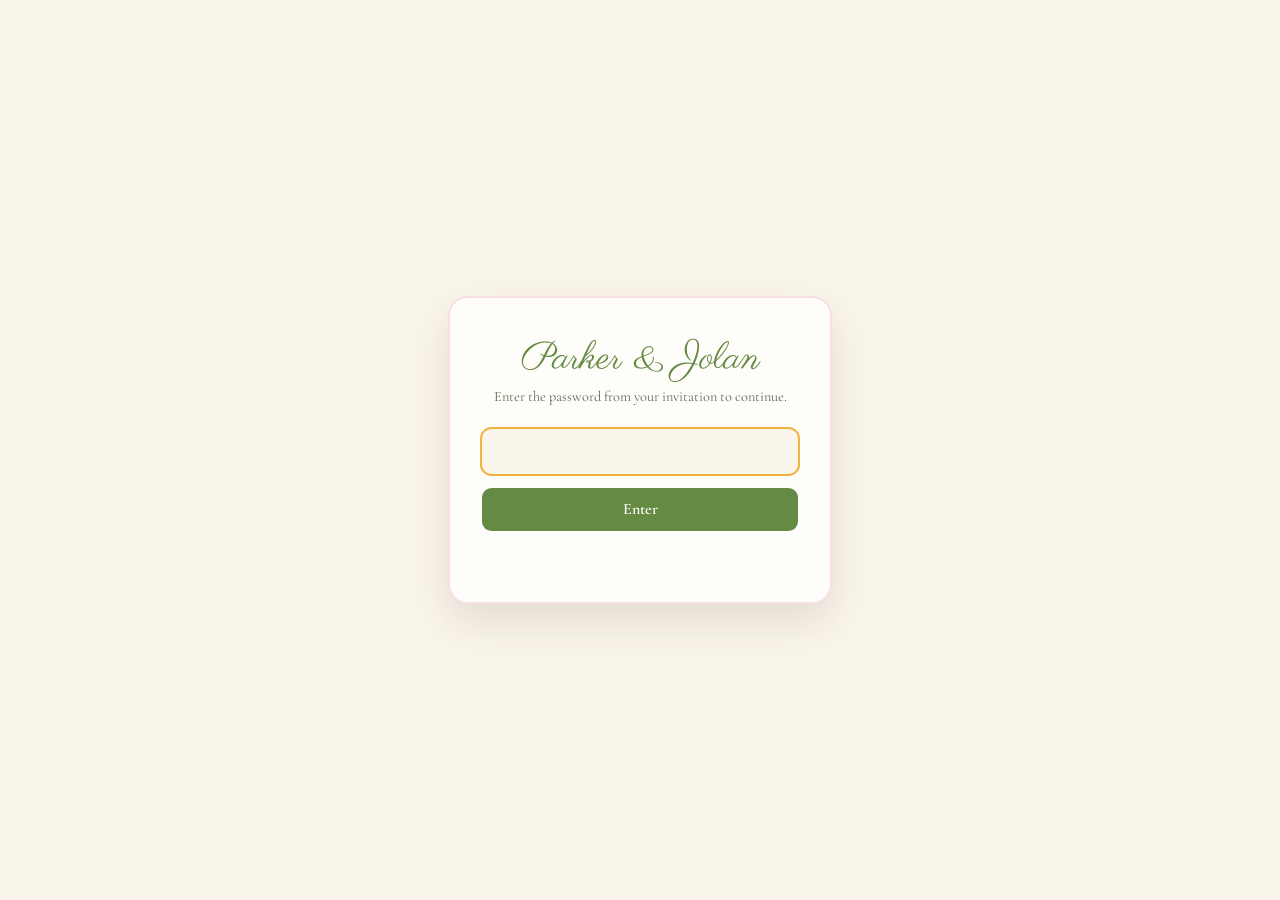
<file: index.html>
<!DOCTYPE html>
<html lang="en">
<head>
  <meta charset="UTF-8">
  <meta name="viewport" content="width=device-width, initial-scale=1.0">
  <title>Jolan &amp; Parker | May 27, 2028</title>
  <meta name="description" content="Save the date — Jolan &amp; Parker are getting married Saturday, May 27, 2028 at Chimney Pond Farm in Glenville, NC.">
  <!-- GENERATED by assets/Design_Language/FINAL/build_pages.py from the
       Canva export FINAL/1.png — edit the generator, not this file. -->
  <link rel="icon" type="image/png" href="assets/images/design/favicon.png">
  <link rel="stylesheet" href="css/canva.css?v=c45c68fa">
  <script src="js/site-config.js?v=845914b8"></script>
  <script src="js/canva.js?v=5c410a63"></script>
  <script src="js/gate.js?v=42e608da"></script>
</head>
<body>

  <nav class="site-nav" aria-label="Main">
    <div class="container">
      <a href="index.html" class="site-nav__logo" aria-label="Home"><img src="assets/images/design/monogram-wreath.webp" alt=""></a>
      <button class="site-nav__toggle" type="button" aria-label="Toggle navigation" aria-expanded="false" aria-controls="site-nav-links">&#9776;</button>
      <ul class="site-nav__links" id="site-nav-links">
        <li><a href="index.html" aria-current="page">Home</a></li>
        <li><a href="floral.html">Floral</a></li>
        <li><a href="venue.html">Venue</a></li>
        <li><a href="travel.html">Travel</a></li>
        <li><a href="rsvp.html">RSVP</a></li>
      </ul>
    </div>
  </nav>

  <main>
  <section class="cv-band cv-band--hero" style="--h: 768; --bg: #ade1fa;">
    <div class="visually-hidden"><h1>Jolan and Parker</h1><p>Saturday May 27th, 2028. Chimney Pond Farm, Glenville, NC</p></div>
    <img class="cv-layer" src="assets/images/canva/final/landing-names.webp" width="577" height="248" alt="" decoding="async" data-anim="write" style="left: calc(116 * 100cqw / 1366); top: calc(150 * 100cqw / 1366); width: calc(577 * 100cqw / 1366); --d: 0.15;">
    <img class="cv-layer" src="assets/images/canva/final/landing-details.webp" width="458" height="150" alt="" decoding="async" data-anim="rise" style="left: calc(224 * 100cqw / 1366); top: calc(472 * 100cqw / 1366); width: calc(458 * 100cqw / 1366); --d: 0.9;">
    <img class="cv-layer" src="assets/images/canva/final/landing-forgetmenot.webp" width="130" height="222" alt="" decoding="async" data-anim="grow" data-sway style="left: calc(86 * 100cqw / 1366); top: calc(471 * 100cqw / 1366); width: calc(130 * 100cqw / 1366); --d: 1.1;">
    <img class="cv-layer" src="assets/images/canva/final/landing-cake.webp" width="359" height="594" alt="" decoding="async" data-anim="settle" style="left: calc(748 * 100cqw / 1366); top: calc(97 * 100cqw / 1366); width: calc(359 * 100cqw / 1366); --d: 0.35;">
    <img class="cv-layer" src="assets/images/canva/final/landing-delphinium.webp" width="158" height="520" alt="" decoding="async" data-anim="grow" data-sway style="left: calc(1107 * 100cqw / 1366); top: calc(193 * 100cqw / 1366); width: calc(158 * 100cqw / 1366); --d: 0.6;">
  </section>

  <section class="cv-band cv-band--std" style="--h: 768; --bg: #ffdd86;">
    <div class="visually-hidden"><h2>Save the Date!</h2></div>
    <img class="cv-layer" src="assets/images/canva/final/landing-photo-couple.webp" width="683" height="768" alt="Parker and Jolan embracing, foreheads together, by the lake" loading="lazy" decoding="async" data-anim="wipe" style="left: calc(0 * 100cqw / 1366); top: calc(0 * 100cqw / 1366); width: calc(683 * 100cqw / 1366); --d: 0;">
    <img class="cv-layer" src="assets/images/canva/final/landing-std-title.webp" width="489" height="254" alt="" loading="lazy" decoding="async" data-anim="write" style="left: calc(736 * 100cqw / 1366); top: calc(82 * 100cqw / 1366); width: calc(489 * 100cqw / 1366); --d: 0.35;">
    <img class="cv-layer" src="assets/images/canva/final/landing-foxglove-tall.webp" width="195" height="632" alt="" loading="lazy" decoding="async" data-anim="grow" data-sway style="left: calc(1100 * 100cqw / 1366); top: calc(114 * 100cqw / 1366); width: calc(195 * 100cqw / 1366); --d: 0.7;">
    <img class="cv-layer" src="assets/images/canva/final/landing-foxglove-short.webp" width="146" height="403" alt="" loading="lazy" decoding="async" data-anim="grow" data-sway style="left: calc(954 * 100cqw / 1366); top: calc(342 * 100cqw / 1366); width: calc(146 * 100cqw / 1366); --d: 0.95;">
  </section>

  <section class="cv-band cv-band--join" style="--h: 768; --bg: #cddd78;">
    <div class="visually-hidden"><h2>We hope you can join us!</h2><p>In addition to the wedding ceremony and reception on Saturday, a welcome event will be hosted Friday evening, and farewell coffee and pastries will be available Sunday morning.</p></div>
    <img class="cv-layer" src="assets/images/canva/final/landing-join-script.webp" width="854" height="120" alt="" loading="lazy" decoding="async" data-anim="write" style="left: calc(278 * 100cqw / 1366); top: calc(294 * 100cqw / 1366); width: calc(854 * 100cqw / 1366); --d: 0.5;">
    <img class="cv-layer" src="assets/images/canva/final/landing-join-text.webp" width="647" height="155" alt="" loading="lazy" decoding="async" data-anim="rise" style="left: calc(360 * 100cqw / 1366); top: calc(440 * 100cqw / 1366); width: calc(647 * 100cqw / 1366); --d: 1.1;">
    <img class="cv-layer" src="assets/images/canva/final/landing-bleeding-heart.webp" width="463" height="344" alt="" loading="lazy" decoding="async" data-anim="swing" data-sway style="left: calc(14 * 100cqw / 1366); top: calc(102 * 100cqw / 1366); width: calc(463 * 100cqw / 1366); --d: 0;">
  </section>

  <section class="cv-band cv-band--proposal" style="--h: 768; --bg: #dbe4ed;">
    <img class="cv-layer" src="assets/images/canva/final/landing-photo-proposal.webp" width="1366" height="768" alt="Parker proposing to Jolan on the shore of Lake McDonald at sunset" loading="lazy" decoding="async" data-anim="wipe-up" style="left: calc(0 * 100cqw / 1366); top: calc(0 * 100cqw / 1366); width: calc(1366 * 100cqw / 1366); --d: 0;">
  </section>

  <section class="cv-band cv-band--contact-banner" style="--h: 225; --bg: #ffa8ac;">
    <div class="visually-hidden"><h2>For any questions, please contact us at:</h2></div>
    <img class="cv-layer" src="assets/images/canva/final/landing-contact-banner-text.webp" width="766" height="39" alt="" loading="lazy" decoding="async" data-anim="rise" style="left: calc(89 * 100cqw / 1366); top: calc(89 * 100cqw / 1366); width: calc(766 * 100cqw / 1366); --d: 0.1;">
  </section>

  <section class="cv-band cv-band--contact" style="--h: 543; --bg: #faf5eb;">
    <div class="visually-hidden"><p>Jolan Motyka. Phone (919) 491-8996. Email jolan.motyka@richmond.edu</p><p>Parker Sexton. Phone (919) 704-6108. Email parkersexton@gmail.com</p></div>
    <img class="cv-layer" src="assets/images/canva/final/landing-jolan-label.webp" width="454" height="113" alt="" loading="lazy" decoding="async" data-anim="wipe" style="left: calc(76 * 100cqw / 1366); top: calc(56 * 100cqw / 1366); width: calc(454 * 100cqw / 1366); --d: 0.1;">
    <img class="cv-layer" src="assets/images/canva/final/landing-parker-label.webp" width="452" height="89" alt="" loading="lazy" decoding="async" data-anim="wipe" style="left: calc(857 * 100cqw / 1366); top: calc(68 * 100cqw / 1366); width: calc(452 * 100cqw / 1366); --d: 0.35;">
    <img class="cv-layer" src="assets/images/canva/final/landing-lily.webp" width="209" height="357" alt="" loading="lazy" decoding="async" data-anim="grow" data-sway style="left: calc(569 * 100cqw / 1366); top: calc(137 * 100cqw / 1366); width: calc(209 * 100cqw / 1366); --d: 0.25;">
    <img class="cv-layer" src="assets/images/canva/final/landing-jolan-info.webp" width="334" height="190" alt="" loading="lazy" decoding="async" data-anim="rise" style="left: calc(90 * 100cqw / 1366); top: calc(212 * 100cqw / 1366); width: calc(334 * 100cqw / 1366); --d: 0.55;">
    <img class="cv-layer" src="assets/images/canva/final/landing-parker-info.webp" width="292" height="190" alt="" loading="lazy" decoding="async" data-anim="rise" style="left: calc(883 * 100cqw / 1366); top: calc(212 * 100cqw / 1366); width: calc(292 * 100cqw / 1366); --d: 0.75;">
    <a class="cv-link" href="tel:+19194918996" aria-label="Call Jolan" style="left: calc(86 * 100cqw / 1366); top: calc(207 * 100cqw / 1366); width: calc(158 * 100cqw / 1366); height: calc(80 * 100cqw / 1366);"></a>
    <a class="cv-link" href="mailto:jolan.motyka@richmond.edu" aria-label="Email Jolan" style="left: calc(86 * 100cqw / 1366); top: calc(323 * 100cqw / 1366); width: calc(344 * 100cqw / 1366); height: calc(86 * 100cqw / 1366);"></a>
    <a class="cv-link" href="tel:+19197046108" aria-label="Call Parker" style="left: calc(878 * 100cqw / 1366); top: calc(207 * 100cqw / 1366); width: calc(156 * 100cqw / 1366); height: calc(80 * 100cqw / 1366);"></a>
    <a class="cv-link" href="mailto:parkersexton@gmail.com" aria-label="Email Parker" style="left: calc(878 * 100cqw / 1366); top: calc(323 * 100cqw / 1366); width: calc(302 * 100cqw / 1366); height: calc(86 * 100cqw / 1366);"></a>
  </section>
  </main>

</body>
</html>
</file>
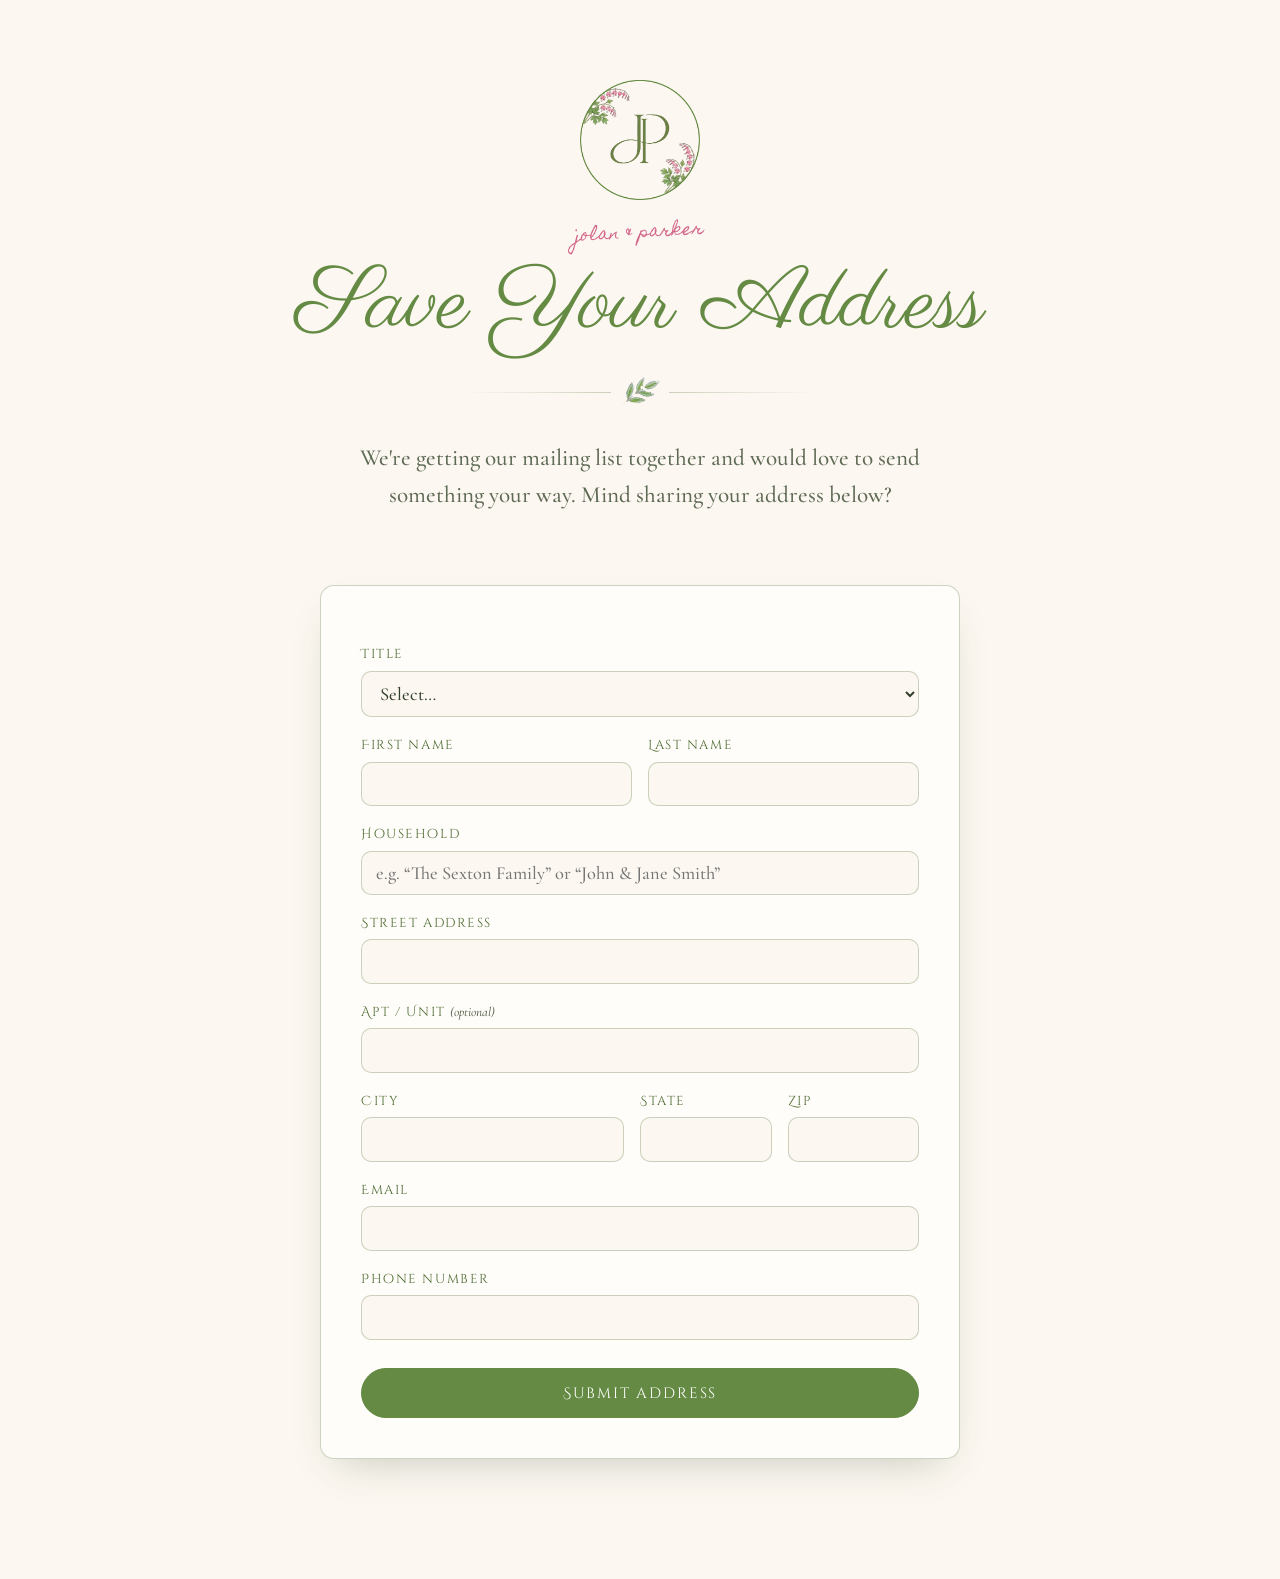
<file: address.html>
<!DOCTYPE html>
<html lang="en">
<head>
  <meta charset="UTF-8">
  <meta name="viewport" content="width=device-width, initial-scale=1.0">
  <title>Save Your Address | Parker &amp; Jolan</title>
  <meta name="description" content="Send Parker &amp; Jolan your mailing address.">
  <!-- Standalone, unlisted page: no nav/footer links to the main site, no
       site password gate (js/gate.js), and not indexed by search engines.
       This is a pre-launch link shared directly by email — it should never
       be discoverable from, or lead to, the rest of parkerandjolan.com. -->
  <meta name="robots" content="noindex, nofollow">
  <link rel="icon" type="image/png" href="assets/images/design/favicon.png">
  <link rel="stylesheet" href="css/site.css?v=ad2dd890">
</head>
<body>

  <header class="page-head" style="padding-top: var(--space-xl);">
    <div class="container">
      <img src="assets/images/design/monogram-wreath.webp" alt="J P monogram" style="width: 120px; margin: 0 auto var(--space-sm);">
      <span class="eyebrow">jolan &amp; parker</span>
      <h1 class="page-head__title">Save Your Address</h1>
      <div class="flourish" aria-hidden="true"><img src="assets/images/design/florals/leaf-sprig.webp" alt=""></div>
      <p class="lead">We're getting our mailing list together and would love to send something your way. Mind sharing your address below?</p>
    </div>
  </header>

  <section class="form-page">
    <div class="container form-wrap">

      <p id="address-error" class="alert-error" role="alert" hidden></p>

      <div id="step-form" class="rsvp-card">
        <form id="address-form" autocomplete="off">
          <label class="rsvp-label" for="field-title">Title</label>
          <select id="field-title" name="field-title" autocomplete="off" required>
            <option value="" disabled selected>Select…</option>
            <option value="Mr.">Mr.</option>
            <option value="Mrs.">Mrs.</option>
            <option value="Ms.">Ms.</option>
            <option value="Mx.">Mx.</option>
            <option value="Dr.">Dr.</option>
            <option value="Miss">Miss</option>
          </select>

          <div class="address-row">
            <div>
              <label class="rsvp-label" for="field-first-name">First name</label>
              <input type="text" id="field-first-name" name="field-first-name" autocomplete="off" required>
            </div>
            <div>
              <label class="rsvp-label" for="field-last-name">Last name</label>
              <input type="text" id="field-last-name" name="field-last-name" autocomplete="off" required>
            </div>
          </div>

          <label class="rsvp-label" for="field-household">Household</label>
          <input type="text" id="field-household" name="field-household" autocomplete="off" placeholder="e.g. “The Sexton Family” or “John &amp; Jane Smith”" required>

          <label class="rsvp-label" for="field-address1">Street address</label>
          <input type="text" id="field-address1" name="field-address1" autocomplete="off" required>

          <label class="rsvp-label" for="field-address2">Apt / Unit <span class="rsvp-hint-inline">(optional)</span></label>
          <input type="text" id="field-address2" name="field-address2" autocomplete="off">

          <div class="address-row address-row--3">
            <div>
              <label class="rsvp-label" for="field-city">City</label>
              <input type="text" id="field-city" name="field-city" autocomplete="off" required>
            </div>
            <div>
              <label class="rsvp-label" for="field-state">State</label>
              <input type="text" id="field-state" name="field-state" autocomplete="off" required>
            </div>
            <div>
              <label class="rsvp-label" for="field-zip">Zip</label>
              <input type="text" id="field-zip" name="field-zip" autocomplete="off" inputmode="numeric" required>
            </div>
          </div>

          <label class="rsvp-label" for="field-email">Email</label>
          <input type="email" id="field-email" name="field-email" autocomplete="off" required>

          <label class="rsvp-label" for="field-phone">Phone number</label>
          <input type="tel" id="field-phone" name="field-phone" autocomplete="off" required>

          <button type="submit" class="btn">Submit address</button>
        </form>
      </div>

      <div id="step-done" class="rsvp-card" hidden>
        <h3>Thank you!</h3>
        <p>Your address has been saved.</p>
      </div>
    </div>
  </section>

  <script type="module" src="js/address.js?v=419e8fdd"></script>
</body>
</html>
</file>
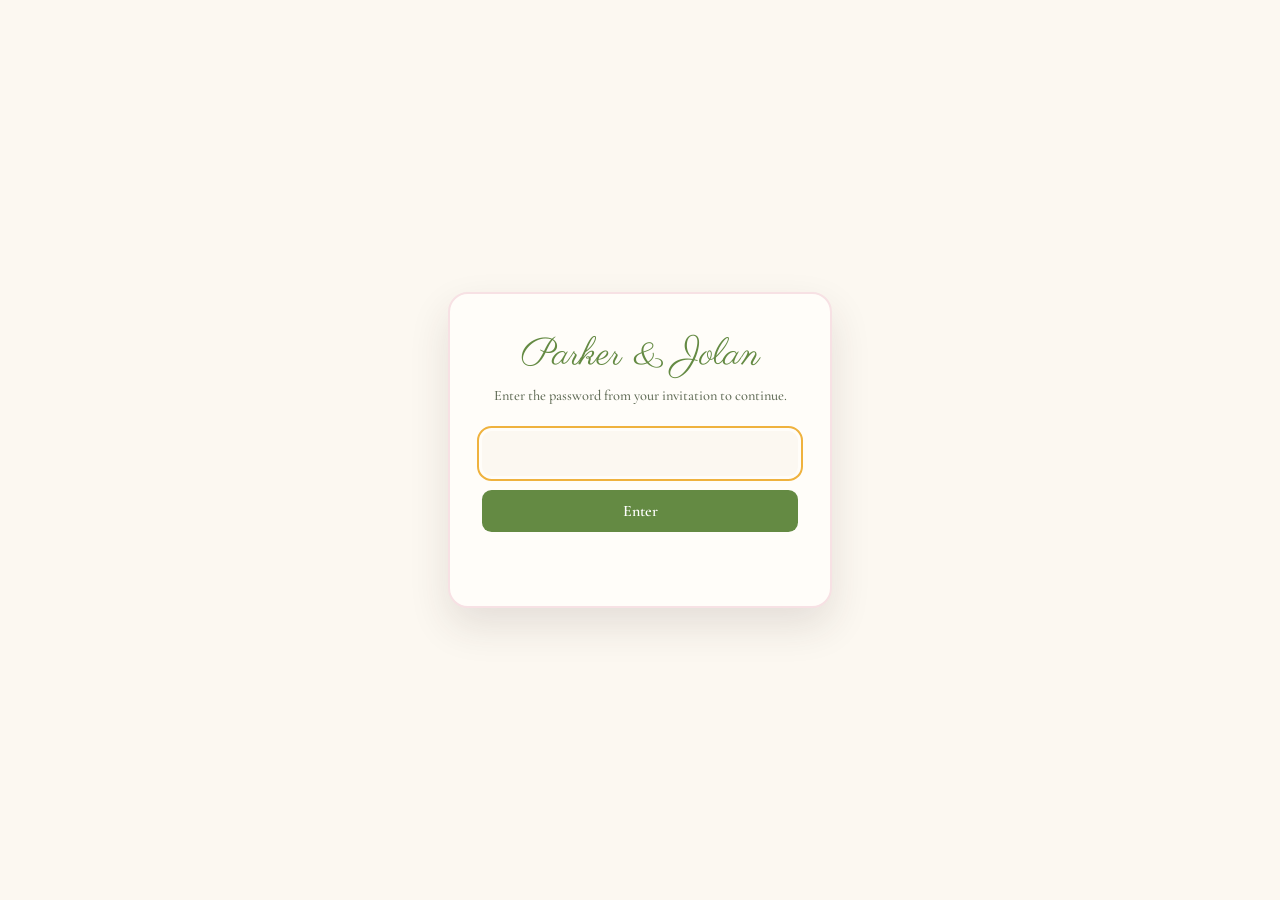
<file: admin.html>
<!DOCTYPE html>
<html lang="en">
<head>
  <meta charset="UTF-8">
  <meta name="viewport" content="width=device-width, initial-scale=1.0">
  <title>Planner Dashboard | Jolan &amp; Parker</title>
  <meta name="robots" content="noindex, nofollow">
  <link rel="icon" type="image/png" href="assets/images/design/favicon.png">
  <link rel="preload" href="assets/fonts/parisienne-400.woff2" as="font" type="font/woff2" crossorigin>
  <link rel="preload" href="assets/fonts/cinzel-decorative-400.woff2" as="font" type="font/woff2" crossorigin>

  <!-- Shared design system (tokens, self-hosted fonts, nav, page head,
       footer) from the public site, then admin-only styles on top. The
       dashboard never edits site.css, so the two can't conflict. -->
  <link rel="stylesheet" href="css/site.css">
  <link rel="stylesheet" href="css/admin.css">
  <script src="js/gate.js"></script>
</head>
<body class="admin-body">

  <nav class="site-nav" aria-label="Main">
    <div class="container">
      <a href="index.html" class="site-nav__logo" aria-label="Home"><img src="assets/images/design/monogram-wreath.webp" alt=""></a>
      <button class="site-nav__toggle" aria-label="Toggle navigation" aria-expanded="false" aria-controls="site-nav-links">&#9776;</button>
      <ul class="site-nav__links" id="site-nav-links">
        <li><a href="index.html">View site</a></li>
        <li><a href="#" id="logout-link" hidden>Log out</a></li>
      </ul>
    </div>
  </nav>

  <header class="page-head admin-head">
    <div class="container">
      <span class="eyebrow">for the planners</span>
      <h1 class="page-head__title">Planner Dashboard</h1>
      <div class="flourish" aria-hidden="true"><img src="assets/images/design/florals/leaf-sprig.webp" alt=""></div>
    </div>
  </header>

  <main class="admin-page">
    <div class="admin-container">

      <div id="admin-login" class="admin-login" hidden>
        <h2>Planner login</h2>
        <form id="login-form">
          <label class="admin-label" for="login-password">Master password</label>
          <input type="password" id="login-password" required autocomplete="current-password">
          <button type="submit" class="admin-btn admin-btn--primary">Log in</button>
          <p id="login-error" class="admin-alert" role="alert" hidden></p>
        </form>
      </div>

      <div id="admin-dashboard" hidden>
        <header class="admin-header">
          <div class="admin-header__actions">
            <span id="last-loaded" class="admin-hint"></span>
            <button type="button" id="refresh-btn" class="admin-btn">Refresh</button>
          </div>
        </header>

        <p id="dashboard-error" class="admin-alert" role="alert" hidden></p>

        <div class="admin-tabs" role="tablist">
          <button type="button" class="admin-tab is-active" data-tab="overview" role="tab" aria-selected="true">Overview</button>
          <button type="button" class="admin-tab" data-tab="guests" role="tab" aria-selected="false">Guests</button>
          <button type="button" class="admin-tab" data-tab="parties" role="tab" aria-selected="false">Parties <span class="admin-badge" id="badge-unassigned" hidden></span></button>
          <button type="button" class="admin-tab" data-tab="phones" role="tab" aria-selected="false">Phones &amp; Texting</button>
          <button type="button" class="admin-tab" data-tab="inbox" role="tab" aria-selected="false">Address Inbox <span class="admin-badge" id="badge-inbox" hidden></span></button>
        </div>

        <!-- ============ Overview ============ -->
        <section id="tab-overview" class="admin-tab-panel">
          <div class="admin-steps" id="admin-steps"></div>
          <div class="admin-stats" id="admin-stats"></div>
          <div class="chart-row" id="chart-row"></div>
        </section>

        <!-- ============ Guests ============ -->
        <section id="tab-guests" class="admin-tab-panel" hidden>
          <div class="admin-panel">
            <h2>Add a guest</h2>
            <form id="add-guest-form" class="admin-inline-form">
              <select id="new-guest-title" aria-label="Title"></select>
              <input type="text" id="new-guest-first" placeholder="First name" required aria-label="First name">
              <input type="text" id="new-guest-last" placeholder="Last name" aria-label="Last name">
              <input type="text" id="new-guest-party" list="party-options" placeholder="Party (optional)" aria-label="Party">
              <input type="tel" id="new-guest-phone" placeholder="Phone (optional)" aria-label="Phone">
              <label class="admin-check"><input type="checkbox" id="new-guest-invited" checked> Invited</label>
              <button type="submit" class="admin-btn admin-btn--primary">Add guest</button>
            </form>
          </div>

          <div class="admin-panel">
            <div class="admin-panel__header">
              <div>
                <h2>Guest list</h2>
                <p class="admin-hint">Edit any cell — changes save as soon as you leave the field. Tick rows to move several guests into a party at once.</p>
              </div>
              <div class="admin-panel__header-actions">
                <button id="export-csv" class="admin-btn" type="button">Export CSV (Zola)</button>
                <button id="export-csv-shutterfly" class="admin-btn" type="button">Export CSV (Shutterfly)</button>
              </div>
            </div>

            <div class="admin-filter-bar">
              <input type="search" id="guest-search" placeholder="Search name, party, phone, email&hellip;" aria-label="Search guests">
              <div class="admin-chips" id="quick-filters" role="group" aria-label="Quick filters"></div>
              <select id="filter-field" aria-label="Filter by field">
                <option value="">More filters&hellip;</option>
              </select>
              <select id="filter-value" aria-label="Filter value" hidden></select>
              <button type="button" id="filter-clear" class="admin-btn admin-btn--ghost" hidden>Clear filters</button>
              <span id="guest-count" class="admin-hint"></span>
            </div>

            <div class="admin-bulk-bar" id="bulk-bar" hidden>
              <strong id="bulk-count"></strong>
              <input type="text" id="bulk-party" list="party-options" placeholder="Party name" aria-label="Party to move selected guests into">
              <button type="button" class="admin-btn admin-btn--primary" id="bulk-assign">Move to party</button>
              <button type="button" class="admin-btn" id="bulk-unassign">Remove from party</button>
              <button type="button" class="admin-btn" id="bulk-invite">Mark invited</button>
              <button type="button" class="admin-btn" id="bulk-uninvite">Mark not invited</button>
              <button type="button" class="admin-btn admin-btn--ghost" id="bulk-clear">Clear selection</button>
            </div>

            <div class="admin-table-wrap">
              <table class="admin-table admin-table--guests" id="guest-table">
                <thead id="guest-table-head"></thead>
                <tbody id="guest-table-body"></tbody>
              </table>
            </div>
          </div>
        </section>

        <!-- ============ Parties ============ -->
        <section id="tab-parties" class="admin-tab-panel" hidden>
          <div class="admin-panel">
            <h2>Add a party</h2>
            <p class="admin-hint">A party is one household / invitation — everyone in it RSVPs together and gets one envelope.</p>
            <form id="add-party-form" class="admin-inline-form">
              <input type="text" id="new-party-name" placeholder="Party name (e.g. The Motyka Family)" required aria-label="Party name">
              <button type="submit" class="admin-btn admin-btn--primary">Add party</button>
            </form>
          </div>

          <div class="admin-panel" id="suggest-panel">
            <h2>Group unassigned guests</h2>
            <p class="admin-hint">Guests with no party yet, grouped by last name. Untick anyone who isn't in that household, adjust the name, then create the party.</p>
            <div id="suggest-list" class="admin-suggest-list"></div>
          </div>

          <div class="admin-panel">
            <div class="admin-panel__header">
              <h2>Parties</h2>
              <input type="search" id="party-search" placeholder="Search parties or members&hellip;" aria-label="Search parties">
            </div>
            <div id="party-list" class="admin-party-list"></div>
          </div>
        </section>

        <!-- ============ Phones & texting ============ -->
        <section id="tab-phones" class="admin-tab-panel" hidden>
          <div class="admin-panel">
            <h2>Import phone numbers</h2>
            <p class="admin-hint">Paste one guest per line as <code>First Last, phone</code> (or <code>First, Last, phone</code>), or choose a CSV with First / Last / Phone columns. Names are matched exactly (case-insensitive). Nothing is saved until you review the preview and click Save.</p>
            <textarea id="phone-import-text" rows="6" placeholder="Jolan Motyka, (555) 123-4567&#10;Parker, Sexton, 555.987.6543"></textarea>
            <div class="admin-inline-form">
              <input type="file" id="phone-import-file" accept=".csv,text/csv,text/plain" aria-label="CSV file">
              <button type="button" class="admin-btn" id="phone-import-preview">Preview matches</button>
            </div>
            <div id="phone-import-result"></div>
          </div>

          <div class="admin-panel">
            <h2>Text the address link</h2>
            <p class="admin-hint">Use <code>{first}</code>, <code>{name}</code> and <code>{link}</code> in the message. The address page doesn't need the site password. "Text" opens your phone's messaging app (works from a phone, or a Mac with Messages) and marks the guest as texted.</p>
            <div class="admin-form-grid">
              <label class="admin-label" for="sms-link">Address page link</label>
              <input type="url" id="sms-link">
              <label class="admin-label" for="sms-template">Message</label>
              <textarea id="sms-template" rows="3"></textarea>
            </div>
            <div class="admin-filter-bar">
              <label class="admin-check"><input type="checkbox" id="sms-only-missing" checked> Only guests without an address yet</label>
              <label class="admin-check"><input type="checkbox" id="sms-hide-texted"> Hide guests already texted</label>
              <span id="sms-count" class="admin-hint"></span>
              <button type="button" class="admin-btn" id="sms-export">Export list (CSV)</button>
            </div>
            <div class="admin-table-wrap">
              <table class="admin-table">
                <thead><tr><th>Guest</th><th>Party</th><th>Phone</th><th>Message</th><th>Texted</th><th></th></tr></thead>
                <tbody id="sms-table-body"></tbody>
              </table>
            </div>
            <p class="admin-hint" id="sms-missing-phone"></p>
          </div>
        </section>

        <!-- ============ Address inbox ============ -->
        <section id="tab-inbox" class="admin-tab-panel" hidden>
          <div class="admin-panel">
            <h2>Address submissions to review</h2>
            <p class="admin-hint">Each submission from the address page waits here until you apply it to a guest. The suggested match uses the phone number first, then the exact name — check it before applying.</p>
            <div id="inbox-list" class="admin-inbox-list"></div>
          </div>
          <details class="admin-panel admin-history">
            <summary>Reviewed submissions <span id="inbox-history-count" class="admin-hint"></span></summary>
            <div class="admin-table-wrap">
              <table class="admin-table">
                <thead><tr><th>Submitted</th><th>Name</th><th>Household</th><th>Address</th><th>Status</th><th>Applied to</th><th></th></tr></thead>
                <tbody id="inbox-history-body"></tbody>
              </table>
            </div>
          </details>
        </section>

        <datalist id="party-options"></datalist>
        <datalist id="guest-options"></datalist>
      </div>

    </div>
  </main>

  <div class="admin-toast" id="admin-toast" role="status" aria-live="polite" hidden></div>

  <footer class="site-footer">
    <img class="site-footer__monogram" src="assets/images/design/monogram-wreath.webp" alt="" loading="lazy">
    <div class="site-footer__names">Jolan &amp; Parker</div>
    <p>May 27, 2028 &middot; Glenville, NC</p>
  </footer>

  <script src="js/main.js"></script>
  <script type="module" src="js/admin.js"></script>
</body>
</html>
</file>
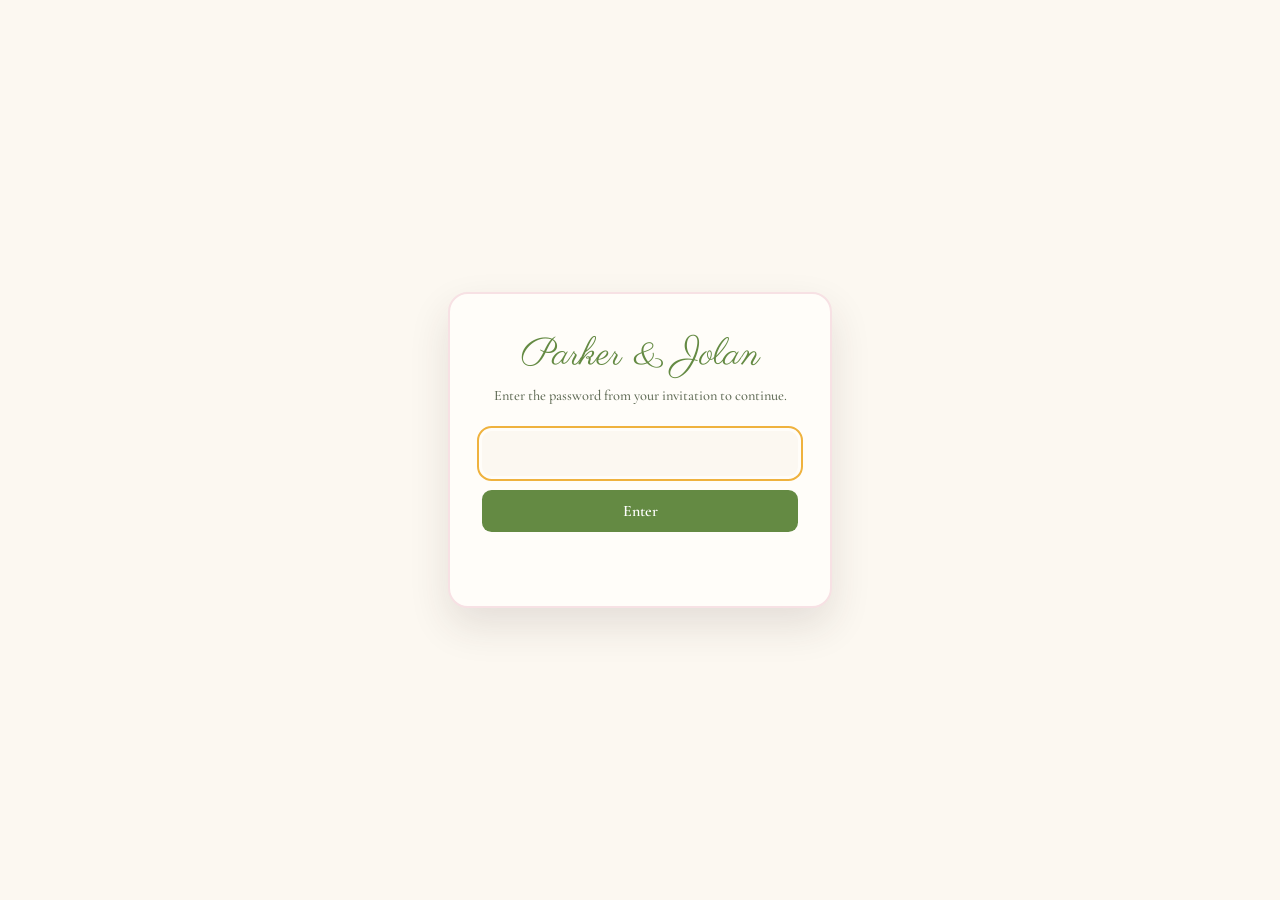
<file: floral.html>
<!DOCTYPE html>
<html lang="en">
<head>
  <meta charset="UTF-8">
  <meta name="viewport" content="width=device-width, initial-scale=1.0">
  <title>Jolan &amp; Parker | May 27, 2028</title>
  <meta name="description" content="Save the date — Jolan &amp; Parker are getting married May 27, 2028 at Chimney Pond Farm in Glenville, North Carolina.">
  <link rel="icon" type="image/png" href="assets/images/design/favicon.png">
  <link rel="preload" href="assets/fonts/parisienne-400.woff2" as="font" type="font/woff2" crossorigin>
  <link rel="preload" href="assets/fonts/cinzel-decorative-400.woff2" as="font" type="font/woff2" crossorigin>
  <link rel="stylesheet" href="css/site.css?v=ad2dd890">
  <script src="js/site-config.js?v=845914b8"></script>
  <script src="js/gate.js?v=42e608da"></script>
</head>
<body>

  <nav class="site-nav" aria-label="Main">
    <div class="container">
      <a href="index.html" class="site-nav__logo" aria-label="Home"><img src="assets/images/design/monogram-wreath.webp" alt=""></a>
      <button class="site-nav__toggle" aria-label="Toggle navigation" aria-expanded="false" aria-controls="site-nav-links">&#9776;</button>
      <ul class="site-nav__links" id="site-nav-links">
        <li><a href="index.html">Home</a></li>
        <li><a href="floral.html" aria-current="page">Floral</a></li>
        <li><a href="venue.html">Venue</a></li>
        <li><a href="travel.html">Travel</a></li>
        <li><a href="rsvp.html">RSVP</a></li>
      </ul>
    </div>
  </nav>

  <header class="hero">
    <img class="hero__flower hero__flower--left grow" src="assets/images/design/florals/foxglove.webp" alt="">
    <img class="hero__flower hero__flower--fern-left grow grow--d1" src="assets/images/design/florals/fern.webp" alt="">
    <img class="hero__flower hero__flower--right grow grow--d1" src="assets/images/design/florals/delphinium.webp" alt="">
    <img class="hero__flower hero__flower--fern-right grow grow--d2" src="assets/images/design/florals/fern-tall.webp" alt="">

    <div class="container hero__content">
      <img class="hero__monogram reveal" src="assets/images/design/monogram-wreath.webp" alt="J P monogram in a wreath of bleeding hearts">
      <span class="eyebrow reveal reveal--d1">save the date</span>
      <h1 class="hero__names reveal reveal--d1">Jolan <span class="amp">&amp;</span> Parker</h1>
      <p class="hero__date reveal reveal--d2">May 27 &middot; 2028</p>
      <p class="hero__place reveal reveal--d2">Chimney Pond Farm &middot; Glenville, North Carolina</p>

      <div class="countdown reveal reveal--d3" data-wedding-date="2028-05-27T16:00:00" aria-label="Countdown to the wedding">
        <div class="countdown__item"><span class="countdown__num" data-days>0</span><span class="countdown__label">Days</span></div>
        <div class="countdown__item"><span class="countdown__num" data-hours>00</span><span class="countdown__label">Hours</span></div>
        <div class="countdown__item"><span class="countdown__num" data-minutes>00</span><span class="countdown__label">Mins</span></div>
        <div class="countdown__item"><span class="countdown__num" data-seconds>00</span><span class="countdown__label">Secs</span></div>
      </div>

      <p class="hero__note reveal reveal--d3">formal invitation to follow</p>
    </div>
  </header>

  <section class="section section--band">
    <div class="container std">
      <div class="std__photo reveal">
        <img class="photo" src="assets/images/canva/elements/split-photo.png" alt="Parker and Jolan embracing, foreheads together, by the lake">
        <img class="std__fern sway" src="assets/images/design/florals/fern-small.webp" alt="">
        <img class="std__rose" src="assets/images/design/florals/rose.webp" alt="">
      </div>
      <div class="std__text">
        <span class="eyebrow reveal">we&rsquo;re getting married!</span>
        <h2 class="script reveal reveal--d1">Save the Date</h2>
        <p class="formal reveal reveal--d2">Saturday, May twenty-seventh<br>two thousand twenty-eight</p>
        <div class="flourish reveal reveal--d2" aria-hidden="true"><img src="assets/images/design/florals/leaf-sprig.webp" alt=""></div>
        <p class="lead reveal reveal--d3">We would love for you to celebrate with us in the mountains of western North Carolina. Mark your calendar &mdash; a formal invitation with all the details will follow.</p>
      </div>
    </div>
  </section>

  <section class="section">
    <div class="container">
      <div class="section-head">
        <span class="eyebrow reveal">we hope you can join us</span>
        <h2 class="section-title reveal reveal--d1">The Weekend</h2>
        <div class="flourish reveal reveal--d1" aria-hidden="true"><img src="assets/images/design/florals/leaf-sprig.webp" alt=""></div>
      </div>
      <div class="weekend">
        <article class="weekend__card reveal">
          <img src="assets/images/design/doodle-toast.webp" alt="">
          <p class="weekend__day">Friday</p>
          <h3>Welcome Evening</h3>
          <p>Kick off the weekend with us at a welcome event Friday evening.</p>
        </article>
        <article class="weekend__card reveal reveal--d1">
          <img src="assets/images/design/doodle-rings.webp" alt="">
          <p class="weekend__day">Saturday &middot; May 27</p>
          <h3>The Wedding</h3>
          <p>Ceremony and reception at Chimney Pond Farm.</p>
        </article>
        <article class="weekend__card reveal reveal--d2">
          <img src="assets/images/design/doodle-coffee.webp" alt="">
          <p class="weekend__day">Sunday</p>
          <h3>Farewell Coffee</h3>
          <p>Coffee and pastries Sunday morning before you head home.</p>
        </article>
      </div>
    </div>
  </section>

  <section class="full-photo reveal">
    <img src="assets/images/canva/elements/big-photo.png" alt="Parker proposing to Jolan on the shore of Lake McDonald at sunset" loading="lazy">
  </section>

  <section class="section">
    <div class="container">
      <div class="section-head">
        <span class="eyebrow reveal">questions?</span>
        <h2 class="section-title reveal reveal--d1">Get in Touch</h2>
        <div class="flourish reveal reveal--d1" aria-hidden="true"><img src="assets/images/design/florals/leaf-sprig.webp" alt=""></div>
      </div>
      <div class="contact">
        <div class="contact__person reveal">
          <span class="contact__name">Jolan Motyka</span>
          <p><span class="contact__label">Phone</span><a href="tel:+19194918996">(919) 491-8996</a></p>
          <p><span class="contact__label">Email</span><a href="mailto:jolan.motyka@richmond.edu">jolan.motyka@richmond.edu</a></p>
        </div>
        <img class="contact__art reveal reveal--d1 sway" src="assets/images/design/florals/rhododendron.webp" alt="" loading="lazy">
        <div class="contact__person reveal reveal--d2">
          <span class="contact__name">Parker Sexton</span>
          <p><span class="contact__label">Phone</span><a href="tel:+19197046108">(919) 704-6108</a></p>
          <p><span class="contact__label">Email</span><a href="mailto:parkersexton@gmail.com">parkersexton@gmail.com</a></p>
        </div>
      </div>
    </div>
  </section>

  <footer class="site-footer">
    <img class="site-footer__art" src="assets/images/design/basket-wide.webp" alt="" loading="lazy">
    <div class="site-footer__names">Jolan &amp; Parker</div>
    <p>May 27, 2028 &middot; Glenville, NC</p>
  </footer>

  <script src="js/main.js?v=d403b690"></script>
</body>
</html>
</file>
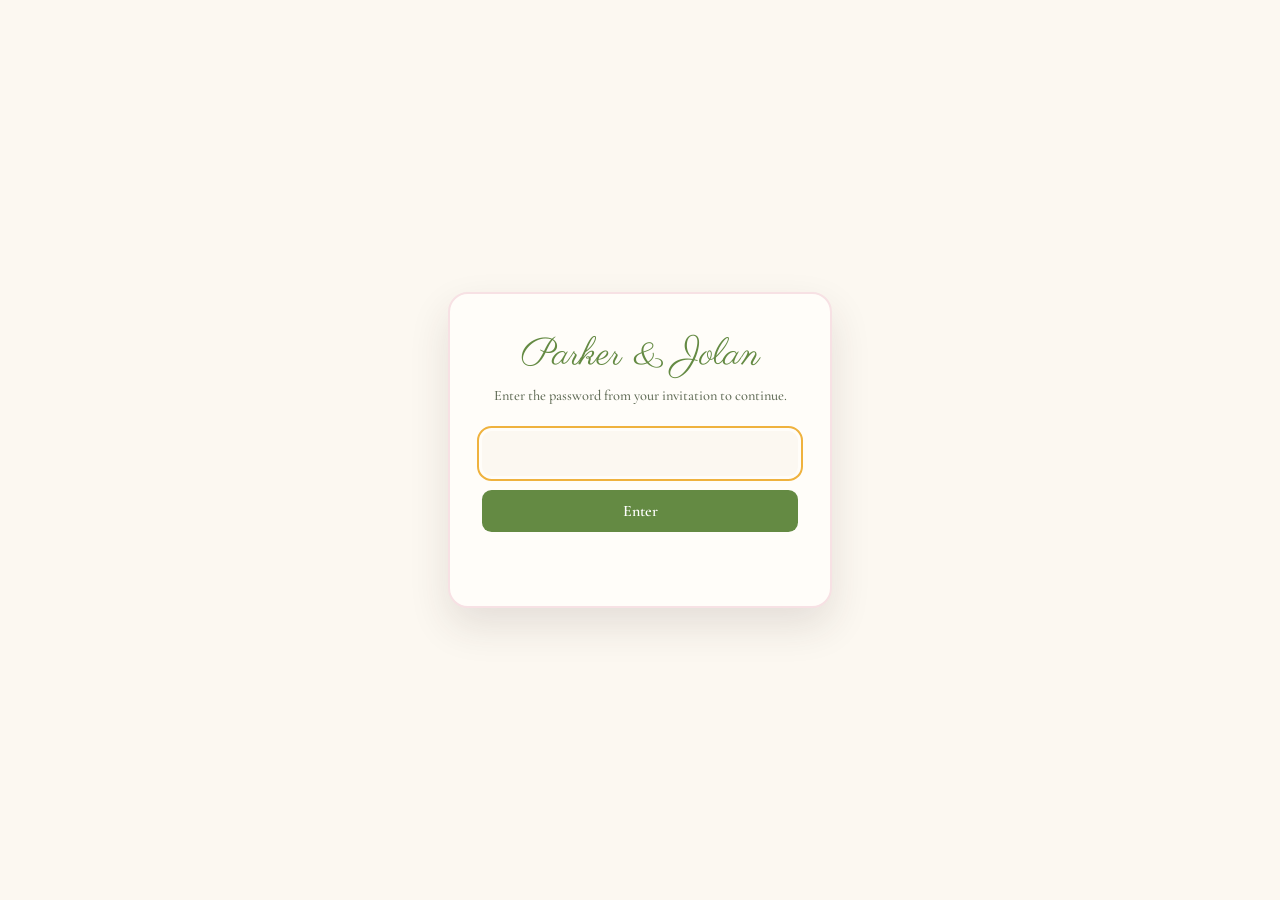
<file: rsvp.html>
<!DOCTYPE html>
<html lang="en">
<head>
  <meta charset="UTF-8">
  <meta name="viewport" content="width=device-width, initial-scale=1.0">
  <title>RSVP | Jolan &amp; Parker</title>
  <meta name="description" content="RSVP for Jolan &amp; Parker's wedding.">
  <link rel="icon" type="image/png" href="assets/images/design/favicon.png">
  <link rel="preload" href="assets/fonts/parisienne-400.woff2" as="font" type="font/woff2" crossorigin>
  <link rel="preload" href="assets/fonts/cinzel-decorative-400.woff2" as="font" type="font/woff2" crossorigin>
  <link rel="stylesheet" href="css/site.css?v=ad2dd890">
  <script src="js/site-config.js?v=845914b8"></script>
  <script src="js/gate.js?v=42e608da"></script>
</head>
<body>

  <nav class="site-nav" aria-label="Main">
    <div class="container">
      <a href="index.html" class="site-nav__logo" aria-label="Home"><img src="assets/images/design/monogram-wreath.webp" alt=""></a>
      <button class="site-nav__toggle" aria-label="Toggle navigation" aria-expanded="false" aria-controls="site-nav-links">&#9776;</button>
      <ul class="site-nav__links" id="site-nav-links">
        <li><a href="index.html">Home</a></li>
        <li><a href="floral.html">Floral</a></li>
        <li><a href="venue.html">Venue</a></li>
        <li><a href="travel.html">Travel</a></li>
        <li><a href="rsvp.html" aria-current="page">RSVP</a></li>
      </ul>
    </div>
  </nav>

  <header class="page-head">
    <div class="container">
      <span class="eyebrow reveal">kindly reply</span>
      <h1 class="page-head__title reveal reveal--d1">RSVP</h1>
      <div class="flourish reveal reveal--d2" aria-hidden="true"><img src="assets/images/design/florals/leaf-sprig.webp" alt=""></div>
    </div>
  </header>

  <section class="form-page">
    <div class="container form-wrap">

      <!-- Phase 1: save-the-date only — no lookup form yet -->
      <div class="rsvp-card rsvp-soon phase-1-only reveal">
        <img src="assets/images/design/bouquet.webp" alt="Hand-cut paper bouquet of peonies, foxglove, ranunculus and bleeding hearts tied with a cream ribbon">
        <h3>Coming soon</h3>
        <p class="formal">RSVPs open with the formal invitation</p>
        <p>We&rsquo;re so glad you&rsquo;re saving the date! Invitations will arrive by mail &mdash; once yours does, come back here to let us know if you can make it.</p>
      </div>

      <!-- Phase 2: invitation lookup + response -->
      <div class="phase-2-only">
        <p class="lead" style="text-align:center; margin-bottom: var(--space-md);">Enter your name exactly as it appears on your invitation.</p>

        <p id="rsvp-error" class="alert-error" role="alert" hidden></p>

        <!-- Step 1: find invitation by exact name (no live search / no other names shown) -->
        <div id="step-search" class="rsvp-card reveal">
          <form id="find-form">
            <div class="address-row">
              <div>
                <label class="rsvp-label" for="find-first-name">First name</label>
                <input type="text" id="find-first-name" autocomplete="off" required>
              </div>
              <div>
                <label class="rsvp-label" for="find-last-name">Last name</label>
                <input type="text" id="find-last-name" autocomplete="off" required>
              </div>
            </div>
            <button type="submit" class="btn">Find my invitation</button>
          </form>
          <ul id="search-results" class="rsvp-results" hidden></ul>
          <p id="search-empty" class="rsvp-hint" hidden>No matches found — double check the spelling, or reach out to Parker or Jolan directly.</p>
        </div>

        <!-- Step 2: party members / responses -->
        <div id="step-party" class="rsvp-card" hidden>
          <button id="back-to-search" class="rsvp-back" type="button">&larr; Not you? Search again</button>
          <h3 id="party-name" class="rsvp-party-name"></h3>
          <form id="rsvp-form">
            <div id="party-members"></div>
            <button type="submit" class="btn">Submit RSVP</button>
          </form>
        </div>

        <!-- Step 3: confirmation -->
        <div id="step-done" class="rsvp-card" hidden>
          <h3>Thank you!</h3>
          <p id="done-message">Your RSVP has been recorded.</p>
        </div>
      </div>
    </div>
  </section>

  <footer class="site-footer">
    <div class="site-footer__names">Jolan &amp; Parker</div>
    <p>May 27, 2028 &middot; Glenville, NC</p>
  </footer>

  <script src="js/main.js?v=d403b690"></script>
  <script type="module" src="js/rsvp.js?v=31f9729f"></script>
</body>
</html>
</file>
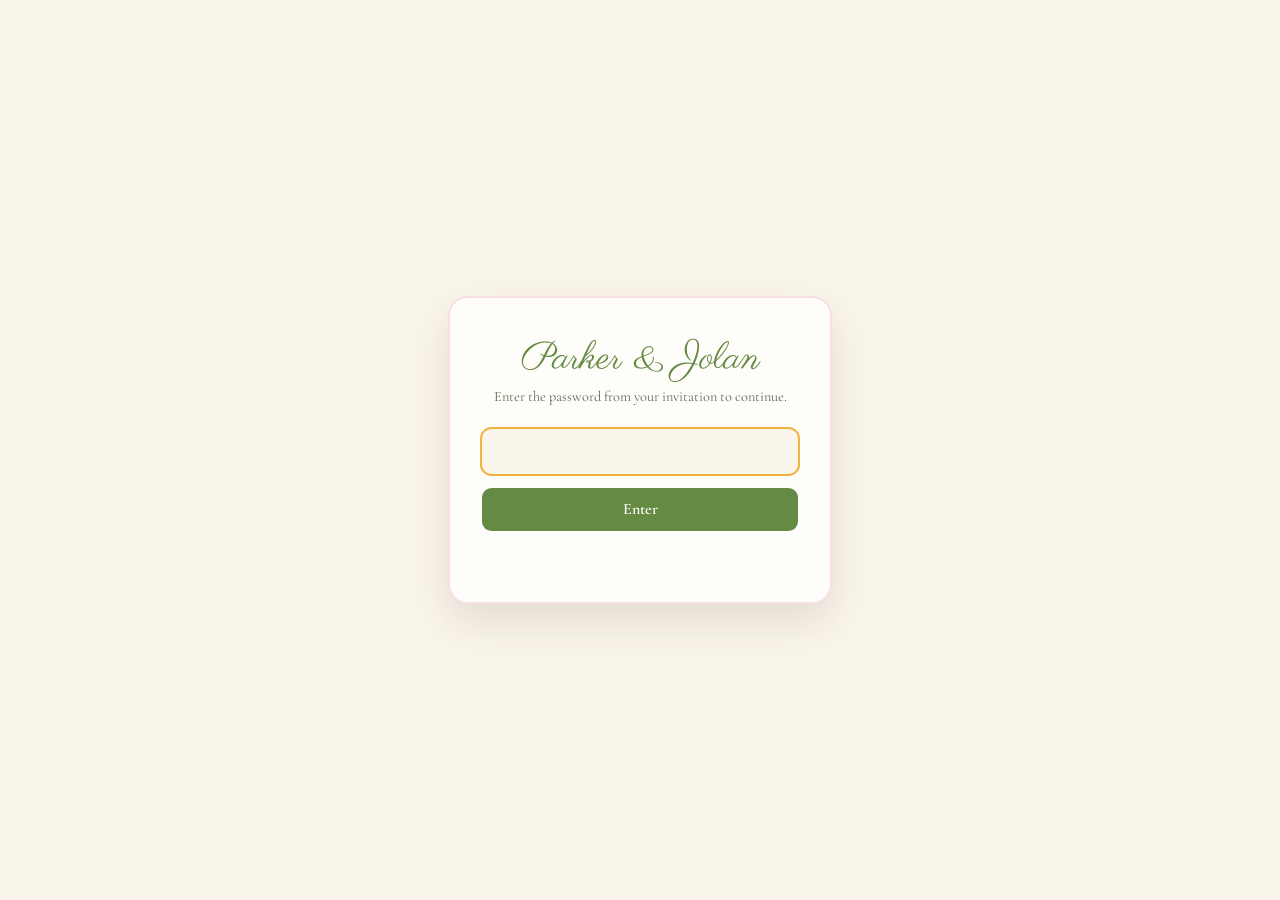
<file: travel.html>
<!DOCTYPE html>
<html lang="en">
<head>
  <meta charset="UTF-8">
  <meta name="viewport" content="width=device-width, initial-scale=1.0">
  <title>Travel | Jolan &amp; Parker</title>
  <meta name="description" content="Travel information for Jolan &amp; Parker's wedding — closest airports and where to stay near Glenville, NC.">
  <!-- GENERATED by assets/Design_Language/FINAL/build_pages.py from the
       Canva export FINAL/2.png — edit the generator, not this file. -->
  <link rel="icon" type="image/png" href="assets/images/design/favicon.png">
  <link rel="stylesheet" href="css/canva.css?v=c45c68fa">
  <script src="js/site-config.js?v=845914b8"></script>
  <script src="js/canva.js?v=5c410a63"></script>
  <script src="js/gate.js?v=42e608da"></script>
</head>
<body>

  <nav class="site-nav" aria-label="Main">
    <div class="container">
      <a href="index.html" class="site-nav__logo" aria-label="Home"><img src="assets/images/design/monogram-wreath.webp" alt=""></a>
      <button class="site-nav__toggle" type="button" aria-label="Toggle navigation" aria-expanded="false" aria-controls="site-nav-links">&#9776;</button>
      <ul class="site-nav__links" id="site-nav-links">
        <li><a href="index.html">Home</a></li>
        <li><a href="floral.html">Floral</a></li>
        <li><a href="venue.html">Venue</a></li>
        <li><a href="travel.html" aria-current="page">Travel</a></li>
        <li><a href="rsvp.html">RSVP</a></li>
      </ul>
    </div>
  </nav>

  <main>
  <section class="cv-band cv-band--airports" style="--h: 768; --bg: #ffdd86;">
    <div class="visually-hidden"><h1>Travel information</h1><h2>Closest airports</h2><p>There are multiple options for flying in:</p><ul><li>Asheville (AVL) - 1 hour 20 minutes from venue</li><li>Charlotte (CLT) - 3 hours from venue</li><li>Atlanta (ATL) - 3 hours from venue</li></ul></div>
    <img class="cv-layer" src="assets/images/canva/final/travel-travel-title.webp" width="828" height="152" alt="" decoding="async" data-anim="write" style="left: calc(265 * 100cqw / 1366); top: calc(88 * 100cqw / 1366); width: calc(828 * 100cqw / 1366); --d: 0.1;">
    <img class="cv-layer" src="assets/images/canva/final/travel-airports-title.webp" width="555" height="97" alt="" decoding="async" data-anim="write" style="left: calc(85 * 100cqw / 1366); top: calc(264 * 100cqw / 1366); width: calc(555 * 100cqw / 1366); --d: 0.7;">
    <img class="cv-layer" src="assets/images/canva/final/travel-airports-list.webp" width="749" height="164" alt="" decoding="async" data-anim="rise" style="left: calc(77 * 100cqw / 1366); top: calc(382 * 100cqw / 1366); width: calc(749 * 100cqw / 1366); --d: 1.2;">
    <img class="cv-layer" src="assets/images/canva/final/travel-plane.webp" width="385" height="321" alt="" decoding="async" data-anim="fly" style="left: calc(775 * 100cqw / 1366); top: calc(396 * 100cqw / 1366); width: calc(385 * 100cqw / 1366); --d: 0.9;">
  </section>

  <section class="cv-band cv-band--stay" style="--h: 768; --bg: #ade1fa;">
    <div class="visually-hidden"><h2>Where to stay</h2><p>The venue is located in Glenville, NC. Other nearby towns include Cashiers, Highlands, and Sapphire. There are many hotels and short term rentals, like AirBNBs in the area.</p><p>We suggest looking for accommodation early.</p><ul><li>Room block information</li><li>AirBNB Wishlist</li></ul></div>
    <img class="cv-layer" src="assets/images/canva/final/travel-stay-title.webp" width="461" height="111" alt="" loading="lazy" decoding="async" data-anim="write" style="left: calc(830 * 100cqw / 1366); top: calc(64 * 100cqw / 1366); width: calc(461 * 100cqw / 1366); --d: 0.1;">
    <img class="cv-layer" src="assets/images/canva/final/travel-stay-text.webp" width="1144" height="121" alt="" loading="lazy" decoding="async" data-anim="rise" style="left: calc(152 * 100cqw / 1366); top: calc(191 * 100cqw / 1366); width: calc(1144 * 100cqw / 1366); --d: 0.7;">
    <img class="cv-layer" src="assets/images/canva/final/travel-lake.webp" width="571" height="397" alt="" loading="lazy" decoding="async" data-anim="wipe-up" style="left: calc(35 * 100cqw / 1366); top: calc(340 * 100cqw / 1366); width: calc(571 * 100cqw / 1366); --d: 0.4;">
    <img class="cv-layer" src="assets/images/canva/final/travel-stay-list.webp" width="556" height="160" alt="" loading="lazy" decoding="async" data-anim="rise" style="left: calc(704 * 100cqw / 1366); top: calc(364 * 100cqw / 1366); width: calc(556 * 100cqw / 1366); --d: 1.0;">
  </section>
  </main>

</body>
</html>
</file>
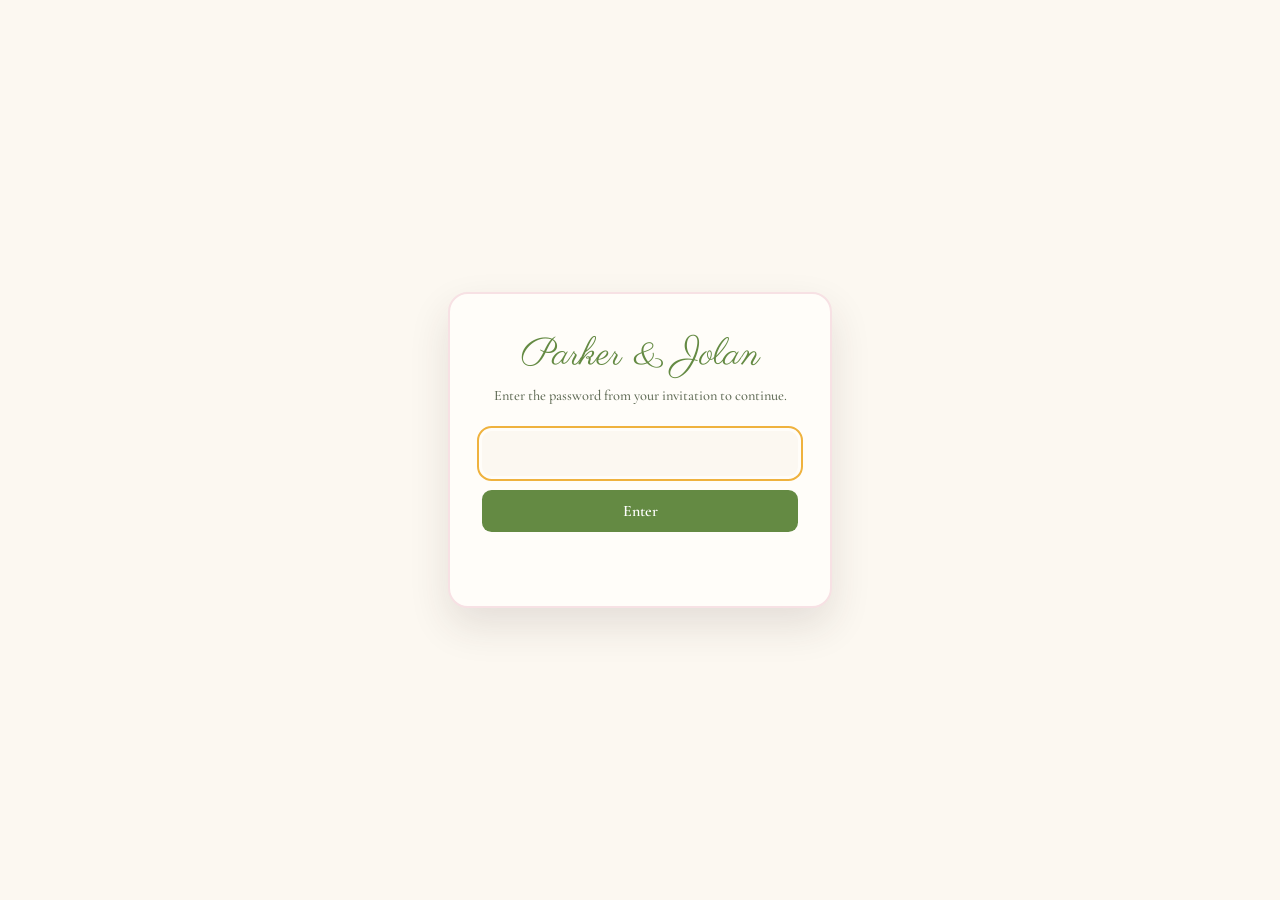
<file: venue.html>
<!DOCTYPE html>
<html lang="en">
<head>
  <meta charset="UTF-8">
  <meta name="viewport" content="width=device-width, initial-scale=1.0">
  <title>Venue | Jolan &amp; Parker</title>
  <meta name="description" content="Chimney Pond Farm in Glenville, North Carolina — the venue for Jolan &amp; Parker's wedding.">
  <link rel="icon" type="image/png" href="assets/images/design/favicon.png">
  <link rel="preload" href="assets/fonts/parisienne-400.woff2" as="font" type="font/woff2" crossorigin>
  <link rel="preload" href="assets/fonts/cinzel-decorative-400.woff2" as="font" type="font/woff2" crossorigin>
  <link rel="stylesheet" href="css/site.css?v=ad2dd890">
  <script src="js/site-config.js?v=845914b8"></script>
  <script src="js/gate.js?v=42e608da"></script>
</head>
<body>

  <nav class="site-nav" aria-label="Main">
    <div class="container">
      <a href="index.html" class="site-nav__logo" aria-label="Home"><img src="assets/images/design/monogram-wreath.webp" alt=""></a>
      <button class="site-nav__toggle" aria-label="Toggle navigation" aria-expanded="false" aria-controls="site-nav-links">&#9776;</button>
      <ul class="site-nav__links" id="site-nav-links">
        <li><a href="index.html">Home</a></li>
        <li><a href="floral.html">Floral</a></li>
        <li><a href="venue.html" aria-current="page">Venue</a></li>
        <li><a href="travel.html">Travel</a></li>
        <li><a href="rsvp.html">RSVP</a></li>
      </ul>
    </div>
  </nav>

  <header class="page-head">
    <div class="container">
      <span class="eyebrow reveal">where we&rsquo;ll celebrate</span>
      <h1 class="page-head__title reveal reveal--d1">The Venue</h1>
      <p class="page-head__sub reveal reveal--d2">Chimney Pond Farm &middot; Glenville, North Carolina</p>
      <div class="flourish reveal reveal--d2" aria-hidden="true"><img src="assets/images/design/florals/leaf-sprig.webp" alt=""></div>
    </div>
  </header>

  <section class="section section--tight" style="padding-top: 0;">
    <div class="container venue-grid">
      <figure class="map-frame reveal" style="margin: 0;">
        <img src="assets/images/design/venue-map.webp" width="1400" height="1757" alt="Illustrated map of Chimney Pond Farm showing the ceremony site, overlook porch, reception venue and hall, parking lot, guest cabins and houses, Chimney Pond, and Lake Glenville">
        <figcaption>A painted map of the farm &mdash; the ceremony site sits at the center, with the reception hall just below.</figcaption>
      </figure>

      <div>
        <div class="info-card reveal reveal--d1">
          <h2>Chimney Pond Farm</h2>
          <p>Tucked in the Blue Ridge Mountains above Lake Glenville, the farm will host our ceremony and reception on Saturday, May 27, 2028.</p>
          <p class="placeholder">[Full street address to come.]</p>
        </div>
        <div class="info-card reveal reveal--d2">
          <h2>On the Day</h2>
          <ul>
            <li>Ceremony Site <span class="detail">&mdash; on the hill below the Overlook Porch</span></li>
            <li>Reception Venue &amp; Hall <span class="detail">&mdash; just off the main parking lot</span></li>
            <li class="placeholder">[Driving directions and parking notes to come.]</li>
          </ul>
        </div>
        <img class="reveal reveal--d3 sway" src="assets/images/design/florals/orchid.webp" alt="" style="width: 52%; margin: var(--space-md) 0 0 auto;" loading="lazy">
      </div>
    </div>
  </section>

  <footer class="site-footer">
    <img class="site-footer__art" src="assets/images/design/basket-wide.webp" alt="" loading="lazy">
    <div class="site-footer__names">Jolan &amp; Parker</div>
    <p>May 27, 2028 &middot; Glenville, NC</p>
  </footer>

  <script src="js/main.js?v=d403b690"></script>
</body>
</html>
</file>
<file: css/canva.css>
/* ==========================================================================
   Canva pages (index.html, travel.html) — pixel-exact reproductions of
   assets/Design_Language/FINAL/{1,2}.png.

   Each band is the design's flat background color at the design's exact
   aspect ratio; every element is a transparent layer cut from the export
   (assets/images/canva/final/, made by FINAL/slice.py) and placed at its
   original coordinates in % of the 1366px Canva canvas. At rest the page is
   identical to the export; animations only run on the way in.
   ========================================================================== */

@font-face {
  font-family: 'Cormorant Garamond';
  src: url('../assets/fonts/cormorant-garamond-var.woff2') format('woff2');
  font-weight: 300 700; font-style: normal; font-display: swap;
}
@font-face {
  font-family: 'Cinzel Decorative';
  src: url('../assets/fonts/cinzel-decorative-400.woff2') format('woff2');
  font-weight: 400; font-style: normal; font-display: swap;
}
@font-face {
  font-family: 'Parisienne';
  src: url('../assets/fonts/parisienne-400.woff2') format('woff2');
  font-weight: 400; font-style: normal; font-display: swap;
}

*, *::before, *::after { box-sizing: border-box; }

html { overflow-x: clip; -webkit-text-size-adjust: 100%; }
body {
  margin: 0;
  background: #faf5eb;
  overflow-x: clip;
  font-family: 'Cormorant Garamond', Georgia, serif;
}

/* Legacy names consumed by js/gate.js's injected styles */
:root {
  --color-bg: #faf5eb;
  --color-surface: #fffdf9;
  --color-text: #33402c;
  --color-text-soft: #5f6a55;
  --color-border: rgba(74, 106, 48, 0.28);
  --copper: #648a43;
  --copper-deep: #4a6a30;
  --golden-hour: #efb23e;
  --blush: #f7e1e4;
  --font-script: 'Parisienne', cursive;
  --font-body: 'Cormorant Garamond', Georgia, serif;
}

.visually-hidden {
  position: absolute; width: 1px; height: 1px; padding: 0; margin: -1px;
  overflow: hidden; clip: rect(0 0 0 0); white-space: nowrap; border: 0;
}

/* ---------- Bands & layers ---------- */
main { display: block; container-type: inline-size; }
.cv-band {
  position: relative;
  width: 100%;
  height: calc(var(--h) * 100cqw / 1366); /* whole pixels at native width */
  container-type: inline-size;
  background: var(--bg);
  overflow: hidden;
}
.cv-layer {
  position: absolute;
  display: block;
  max-width: none;
  height: auto;
  user-select: none;
  -webkit-user-drag: none;
}
.cv-link {
  position: absolute;
  display: block;
  border-radius: 4px;
}
.cv-link:focus-visible { outline: 2px solid #1f7c97; outline-offset: 2px; }

/* ---------- Header (same look as the floral pages' .site-nav) ----------
   Sits above the design (body is padded by its height) so it never covers
   any of the Canva artwork. */
:root { --nav-h: 4.5rem; }
body { padding-top: var(--nav-h); }

.site-nav {
  position: fixed;
  inset: 0 0 auto 0;
  z-index: 50;
  height: var(--nav-h);
  background: rgba(252, 248, 241, 0.92);
  backdrop-filter: blur(10px);
  -webkit-backdrop-filter: blur(10px);
  border-bottom: 1px solid rgba(74, 106, 48, 0.18);
  transition: box-shadow 0.3s;
}
.site-nav.is-scrolled { box-shadow: 0 6px 24px -18px rgba(51, 64, 44, 0.5); }
.site-nav .container {
  width: min(100% - 2.5rem, 1120px);
  margin-inline: auto;
  height: 100%;
  display: flex;
  align-items: center;
  justify-content: space-between;
}
.site-nav__logo { display: block; width: 52px; height: 52px; }
.site-nav__logo img { display: block; width: 100%; height: 100%; }
.site-nav__links {
  display: flex;
  gap: clamp(1.25rem, 3vw, 2.5rem);
  list-style: none;
  margin: 0;
  padding: 0;
}
.site-nav__links a {
  position: relative;
  font-family: 'Cinzel Decorative', Georgia, serif;
  font-size: 0.95rem;
  letter-spacing: 0.12em;
  color: #33402c;
  text-decoration: none;
  padding: 0.35rem 0;
}
.site-nav__links a::after {
  content: '';
  position: absolute;
  left: 50%; right: 50%; bottom: 0;
  height: 1.5px;
  background: #d4688c;
  transition: left 0.3s, right 0.3s;
}
.site-nav__links a:hover::after,
.site-nav__links a[aria-current="page"]::after { left: 0; right: 0; }
.site-nav__links a[aria-current="page"] { color: #4a6a30; }
.site-nav__toggle {
  display: none;
  background: none;
  border: 1px solid rgba(74, 106, 48, 0.28);
  border-radius: 999px;
  width: 44px; height: 44px;
  color: #4a6a30;
  font-size: 1.2rem;
  cursor: pointer;
}
@media (max-width: 720px) {
  .site-nav__toggle { display: inline-flex; align-items: center; justify-content: center; }
  .site-nav__links {
    position: absolute;
    top: var(--nav-h); left: 0; right: 0;
    flex-direction: column;
    align-items: center;
    gap: 0;
    background: #fcf8f1;
    border-bottom: 1px solid rgba(74, 106, 48, 0.28);
    box-shadow: 0 18px 40px -18px rgba(51, 64, 44, 0.28);
    max-height: 0;
    overflow: hidden;
    transition: max-height 0.35s;
  }
  .site-nav__links.is-open { max-height: 22rem; }
  .site-nav__links li { width: 100%; text-align: center; }
  .site-nav__links a { display: block; padding: 1rem; }
  .site-nav__links a::after { display: none; }
}

/* ==========================================================================
   Entrance animations — only when JS is running (html.cv-js). js/canva.js
   adds .is-in to a band once it's in view AND its images have loaded.
   The one-time entrances run for everyone (they're the design's intent);
   only the continuous sway is skipped under prefers-reduced-motion.
   Every animation ends at the layer's exact resting state.
   ========================================================================== */
@supports (animation-name: x) {
  .cv-js .cv-band:not(.is-in) [data-anim] { opacity: 0; }
  .cv-js .cv-band.is-in [data-anim] {
    animation-duration: 1.2s;
    animation-timing-function: cubic-bezier(0.22, 0.61, 0.36, 1);
    animation-fill-mode: backwards; /* release styles after the run so layers render un-composited, pixel-exact */
    animation-delay: calc(var(--d, 0) * 1s);
  }

  /* handwriting: wipe in left → right */
  .cv-js .cv-band.is-in [data-anim="write"] { animation-name: cv-write; animation-duration: 1.9s; animation-timing-function: cubic-bezier(0.45, 0.05, 0.4, 1); }
  @keyframes cv-write {
    from { clip-path: inset(-10% 100% -10% -2%); opacity: 1; }
    to { clip-path: inset(-10% -2% -10% -2%); opacity: 1; }
  }

  /* text & small art: rise and fade */
  .cv-js .cv-band.is-in [data-anim="rise"] { animation-name: cv-rise; }
  @keyframes cv-rise { from { opacity: 0; transform: translateY(18px); } to { opacity: 1; transform: none; } }

  /* stems: grow up from the base */
  .cv-js .cv-band.is-in [data-anim="grow"] { animation-name: cv-grow; animation-duration: 1.7s; transform-origin: 50% 100%; }
  @keyframes cv-grow {
    from { opacity: 0; transform: translateY(6%) scaleY(0.82); clip-path: inset(100% -5% 0 -5%); }
    40% { opacity: 1; }
    to { opacity: 1; transform: none; clip-path: inset(-5% -5% 0 -5%); }
  }

  /* bleeding heart: arch swings down from its stem */
  .cv-js .cv-band.is-in [data-anim="swing"] { animation-name: cv-swing; animation-duration: 1.8s; transform-origin: 8% 96%; }
  @keyframes cv-swing { from { opacity: 0; transform: rotate(-14deg); } 50% { opacity: 1; } to { opacity: 1; transform: none; } }

  /* cake: soft fade + settle */
  .cv-js .cv-band.is-in [data-anim="settle"] { animation-name: cv-settle; animation-duration: 1.6s; transform-origin: 50% 100%; }
  @keyframes cv-settle { from { opacity: 0; transform: translateY(14px) scale(0.97); } to { opacity: 1; transform: none; } }

  /* photos & label boxes: wipe reveal */
  .cv-js .cv-band.is-in [data-anim="wipe"] { animation-name: cv-wipe; animation-duration: 1.4s; }
  @keyframes cv-wipe { from { clip-path: inset(0 100% 0 0); opacity: 1; } to { clip-path: inset(0 0 0 0); opacity: 1; } }
  .cv-js .cv-band.is-in [data-anim="wipe-up"] { animation-name: cv-wipe-up; animation-duration: 1.6s; }
  @keyframes cv-wipe-up { from { clip-path: inset(100% 0 0 0); opacity: 1; } to { clip-path: inset(0 0 0 0); opacity: 1; } }

  /* airplane: flies in along its dashed trail */
  .cv-js .cv-band.is-in [data-anim="fly"] { animation-name: cv-fly; animation-duration: 2.2s; }
  @keyframes cv-fly {
    from { opacity: 0; clip-path: inset(0 100% 0 0); transform: translate(-6%, 8%); }
    30% { opacity: 1; }
    to { opacity: 1; clip-path: inset(-5% -5% -5% -5%); transform: none; }
  }

}

@media (prefers-reduced-motion: no-preference) {
  /* gentle, continuous sway for flowers once they've arrived */
  [data-sway] { transform-origin: 50% 100%; }
  .cv-js .cv-band.is-in [data-sway] {
    animation-name: var(--enter, cv-rise), cv-sway;
    animation-duration: 1.7s, 6s;
    animation-delay: calc(var(--d, 0) * 1s), calc(var(--d, 0) * 1s + 1.7s);
    animation-iteration-count: 1, infinite;
    animation-direction: normal, alternate;
    animation-timing-function: cubic-bezier(0.22, 0.61, 0.36, 1), ease-in-out;
  }
  .cv-js .cv-band.is-in [data-sway][data-anim="grow"] { --enter: cv-grow; }
  .cv-js .cv-band.is-in [data-sway][data-anim="swing"] { --enter: cv-swing; transform-origin: 8% 96%; }
  @keyframes cv-sway { from { rotate: -0.9deg; } to { rotate: 0.9deg; } }
}
</file>
<file: css/site.css>
/* ==========================================================================
   Parker & Jolan — public site styles (Home, Venue, Travel, RSVP, Address)

   Design language: hand-painted watercolor florals + formal lettering, all
   sourced from assets/Design_Language/ (see CLAUDE.md "Design language").
   Fonts are self-hosted from assets/fonts/ (no Google Fonts request).
   The admin dashboard still uses css/style.css.
   ========================================================================== */

/* ---------- Fonts ---------- */
@font-face {
  font-family: 'Parisienne';
  src: url('../assets/fonts/parisienne-400.woff2') format('woff2');
  font-weight: 400; font-style: normal; font-display: swap;
}
@font-face {
  font-family: 'Cinzel Decorative';
  src: url('../assets/fonts/cinzel-decorative-400.woff2') format('woff2');
  font-weight: 400; font-style: normal; font-display: swap;
}
@font-face {
  font-family: 'Cinzel Decorative';
  src: url('../assets/fonts/cinzel-decorative-700.woff2') format('woff2');
  font-weight: 700; font-style: normal; font-display: swap;
}
@font-face {
  font-family: 'Cormorant Garamond';
  src: url('../assets/fonts/cormorant-garamond-var.woff2') format('woff2');
  font-weight: 300 700; font-style: normal; font-display: swap;
}
@font-face {
  font-family: 'Cormorant Garamond';
  src: url('../assets/fonts/cormorant-garamond-italic-var.woff2') format('woff2');
  font-weight: 300 700; font-style: italic; font-display: swap;
}
@font-face {
  font-family: 'Homemade Apple';
  src: url('../assets/fonts/homemade-apple-400.woff2') format('woff2');
  font-weight: 400; font-style: normal; font-display: swap;
}

/* ---------- Tokens ---------- */
:root {
  /* Palette — sampled from the Design_Language artwork */
  --paper: #fcf8f1;          /* page background, warm watercolor paper */
  --paper-deep: #f4ecdf;     /* alternate section band */
  --card: #fffdf9;           /* raised surfaces */
  --ink: #33402c;            /* body text, deep garden green-brown */
  --ink-soft: #5f6a55;       /* secondary text */
  --moss: #648a43;           /* monogram wreath green — primary */
  --moss-deep: #4a6a30;      /* hover/pressed, small text on paper */
  --fern: #a9c26a;           /* light fern green */
  --delphinium: #32a6c4;     /* blue line-drawing doodles */
  --delphinium-deep: #1f7c97;/* links (AA on paper) */
  --rose: #d4688c;           /* rose & rhododendron pink */
  --blush: #f7e1e4;          /* soft pink fill */
  --coral: #ec7a5e;          /* peony coral */
  --marigold: #efb23e;       /* foxglove / ranunculus gold */
  --orchid: #a96cb0;         /* orchid violet */
  --line: rgba(74, 106, 48, 0.28);

  /* Type */
  --font-script: 'Parisienne', 'Snell Roundhand', cursive;
  --font-display: 'Cinzel Decorative', 'Trajan Pro', Georgia, serif;
  --font-serif: 'Cormorant Garamond', Garamond, Georgia, serif;
  --font-hand: 'Homemade Apple', 'Bradley Hand', cursive;

  /* Legacy names consumed by js/gate.js's injected styles */
  --color-bg: var(--paper);
  --color-surface: var(--card);
  --color-text: var(--ink);
  --color-text-soft: var(--ink-soft);
  --color-border: var(--line);
  --copper: var(--moss);
  --copper-deep: var(--moss-deep);
  --golden-hour: var(--marigold);
  --font-body: var(--font-serif);

  /* Space & shape */
  --space-xs: 0.5rem;
  --space-sm: 1rem;
  --space-md: 1.75rem;
  --space-lg: 3rem;
  --space-xl: 5rem;
  --space-2xl: 7.5rem;
  --radius: 14px;
  --container: 1120px;
  --nav-h: 4.5rem;
  --shadow: 0 18px 40px -18px rgba(51, 64, 44, 0.28);
  --ease: cubic-bezier(0.22, 0.61, 0.36, 1);
}

/* ---------- Base ---------- */
*, *::before, *::after { box-sizing: border-box; }

html { scroll-behavior: smooth; -webkit-text-size-adjust: 100%; overflow-x: clip; }

body {
  margin: 0;
  background: var(--paper);
  color: var(--ink);
  font-family: var(--font-serif);
  font-size: 1.2rem;
  line-height: 1.6;
  font-weight: 500;
  -webkit-font-smoothing: antialiased;
  overflow-x: clip;
}

img { max-width: 100%; display: block; }

h1, h2, h3 { margin: 0; font-weight: 400; line-height: 1.15; }

p { margin: 0 0 1em; }

a { color: var(--delphinium-deep); text-underline-offset: 3px; }
a:hover { color: var(--moss-deep); }

:focus-visible { outline: 2px solid var(--delphinium); outline-offset: 3px; border-radius: 4px; }

.container {
  width: min(100% - 2.5rem, var(--container));
  margin-inline: auto;
}

.visually-hidden {
  position: absolute; width: 1px; height: 1px; padding: 0; margin: -1px;
  overflow: hidden; clip: rect(0 0 0 0); white-space: nowrap; border: 0;
}

/* ---------- Site phases ----------
   js/site-config.js stamps <html data-phase="N">. Mark content that only
   belongs to one phase with these classes instead of deleting it. */
html[data-phase="1"] .phase-2-only { display: none !important; }
html:not([data-phase="1"]) .phase-1-only { display: none !important; }

/* ---------- Type helpers ---------- */
.script {
  font-family: var(--font-script);
  color: var(--moss);
  font-weight: 400;
  line-height: 1.05;
}

.eyebrow {
  display: inline-block;
  font-family: var(--font-hand);
  font-size: 1.05rem;
  color: var(--rose);
  transform: rotate(-3deg);
  margin-bottom: var(--space-xs);
}

.formal {
  font-family: var(--font-display);
  letter-spacing: 0.08em;
  color: var(--moss-deep);
}

.section-title {
  font-family: var(--font-display);
  font-size: clamp(1.9rem, 4.4vw, 2.8rem);
  color: var(--moss-deep);
  letter-spacing: 0.04em;
}

.lead {
  font-size: clamp(1.25rem, 2.2vw, 1.45rem);
  color: var(--ink-soft);
  max-width: 38rem;
  margin-inline: auto;
}

/* Flourish divider: hairlines either side of a painted leaf sprig */
.flourish {
  display: flex;
  align-items: center;
  justify-content: center;
  gap: 1rem;
  margin: var(--space-sm) auto var(--space-md);
  max-width: 22rem;
}
.flourish::before,
.flourish::after {
  content: '';
  flex: 1;
  height: 1px;
  background: linear-gradient(90deg, transparent, var(--line));
}
.flourish::after { background: linear-gradient(90deg, var(--line), transparent); }
.flourish img { width: 26px; height: auto; transform: rotate(35deg); }
.flourish img + img { transform: scaleX(-1) rotate(35deg); margin-left: -0.6rem; }

.section-head { text-align: center; margin-bottom: var(--space-lg); }

/* ---------- Navigation ---------- */
.site-nav {
  position: fixed;
  inset: 0 0 auto 0;
  z-index: 50;
  height: var(--nav-h);
  background: rgba(252, 248, 241, 0.86);
  backdrop-filter: blur(10px);
  -webkit-backdrop-filter: blur(10px);
  border-bottom: 1px solid transparent;
  transition: border-color 0.3s var(--ease), box-shadow 0.3s var(--ease);
}
.site-nav.is-scrolled {
  border-bottom-color: var(--line);
  box-shadow: 0 6px 24px -18px rgba(51, 64, 44, 0.5);
}
.site-nav .container {
  height: 100%;
  display: flex;
  align-items: center;
  justify-content: space-between;
}
.site-nav__logo { display: block; width: 52px; height: 52px; }
.site-nav__logo img { width: 100%; height: 100%; }

.site-nav__links {
  display: flex;
  gap: clamp(1.25rem, 3vw, 2.5rem);
  list-style: none;
  margin: 0;
  padding: 0;
}
.site-nav__links a {
  position: relative;
  font-family: var(--font-display);
  font-size: 0.95rem;
  letter-spacing: 0.12em;
  color: var(--ink);
  text-decoration: none;
  padding: 0.35rem 0;
}
.site-nav__links a::after {
  content: '';
  position: absolute;
  left: 50%; right: 50%; bottom: 0;
  height: 1.5px;
  background: var(--rose);
  transition: left 0.3s var(--ease), right 0.3s var(--ease);
}
.site-nav__links a:hover::after,
.site-nav__links a[aria-current="page"]::after { left: 0; right: 0; }
.site-nav__links a[aria-current="page"] { color: var(--moss-deep); }

.site-nav__toggle {
  display: none;
  background: none;
  border: 1px solid var(--line);
  border-radius: 999px;
  width: 44px; height: 44px;
  color: var(--moss-deep);
  font-size: 1.2rem;
  cursor: pointer;
}

@media (max-width: 720px) {
  .site-nav__toggle { display: inline-flex; align-items: center; justify-content: center; }
  .site-nav__links {
    position: absolute;
    top: var(--nav-h); left: 0; right: 0;
    flex-direction: column;
    align-items: center;
    gap: 0;
    background: var(--paper);
    border-bottom: 1px solid var(--line);
    box-shadow: var(--shadow);
    max-height: 0;
    overflow: hidden;
    transition: max-height 0.35s var(--ease);
  }
  .site-nav__links.is-open { max-height: 22rem; }
  .site-nav__links li { width: 100%; text-align: center; }
  .site-nav__links a { display: block; padding: 1rem; }
  .site-nav__links a::after { display: none; }
}

/* ---------- Hero (home) ---------- */
.hero {
  position: relative;
  min-height: 100svh;
  padding: calc(var(--nav-h) + var(--space-lg)) 0 var(--space-xl);
  display: flex;
  align-items: center;
  text-align: center;
  overflow: hidden;
}
.hero__content { position: relative; z-index: 2; }

.hero__monogram {
  width: clamp(130px, 18vw, 190px);
  margin: 0 auto var(--space-sm);
}
.hero__names {
  font-family: var(--font-script);
  font-size: clamp(3.6rem, 11vw, 7.75rem);
  color: var(--moss);
  line-height: 1;
  margin: 0.15em 0 0.2em;
}
.hero__names .amp { color: var(--rose); font-size: 0.8em; padding: 0 0.08em; }
.hero__date {
  font-family: var(--font-display);
  font-size: clamp(1.15rem, 2.6vw, 1.6rem);
  letter-spacing: 0.14em;
  color: var(--moss-deep);
  margin-bottom: 0.25rem;
}
.hero__place {
  font-size: clamp(1.15rem, 2.2vw, 1.35rem);
  font-style: italic;
  color: var(--ink-soft);
}
.hero__note {
  font-family: var(--font-hand);
  font-size: 0.95rem;
  color: var(--delphinium-deep);
  margin-top: var(--space-md);
}

/* Painted stems flanking the hero */
.hero__flower {
  position: absolute;
  bottom: -2%;
  z-index: 1;
  height: min(78vh, 760px);
  width: auto;
  pointer-events: none;
}
.hero__flower--left { left: max(1vw, calc(50% - 640px)); transform-origin: bottom center; }
.hero__flower--right { right: max(1vw, calc(50% - 640px)); transform-origin: bottom center; }
.hero__flower--fern-left { left: max(9vw, calc(50% - 520px)); height: min(30vh, 260px); transform: rotate(-18deg); }
.hero__flower--fern-right { right: max(9vw, calc(50% - 520px)); height: min(26vh, 230px); transform: scaleX(-1) rotate(-16deg); }

@media (max-width: 900px) {
  .hero__flower { height: 46vh; opacity: 0.9; }
  .hero__flower--left { left: -40px; }
  .hero__flower--right { right: -30px; }
  .hero__flower--fern-left, .hero__flower--fern-right { display: none; }
}
@media (max-width: 560px) {
  .hero { align-items: flex-start; }
  .hero { padding-bottom: 30vh; }
  .hero__flower { height: 34vh; opacity: 1; }
  .hero__flower--left { left: -22px; }
  .hero__flower--right { right: -18px; }
}

/* Countdown */
.countdown {
  display: inline-flex;
  gap: clamp(0.5rem, 2vw, 1.1rem);
  margin-top: var(--space-md);
}
.countdown__item {
  min-width: clamp(4.1rem, 13vw, 5.4rem);
  padding: 0.7rem 0.4rem 0.55rem;
  background: rgba(255, 253, 249, 0.75);
  border: 1px solid var(--line);
  border-radius: 999px 999px var(--radius) var(--radius);
}
.countdown__num {
  display: block;
  font-family: var(--font-display);
  font-size: clamp(1.4rem, 4vw, 2rem);
  color: var(--moss-deep);
  line-height: 1.1;
}
.countdown__label {
  display: block;
  font-size: 0.85rem;
  letter-spacing: 0.14em;
  text-transform: uppercase;
  color: var(--ink-soft);
}

/* ---------- Sections ---------- */
.section { padding: var(--space-2xl) 0; position: relative; }
.section--band { background: var(--paper-deep); }
.section--tight { padding: var(--space-xl) 0; }

/* Page header for interior pages */
.page-head {
  position: relative;
  padding: calc(var(--nav-h) + var(--space-xl)) 0 var(--space-lg);
  text-align: center;
  overflow: hidden;
}
.page-head__title {
  font-family: var(--font-script);
  font-size: clamp(3.4rem, 9vw, 5.5rem);
  color: var(--moss);
}
.page-head__sub {
  font-family: var(--font-display);
  letter-spacing: 0.12em;
  color: var(--moss-deep);
  font-size: clamp(1rem, 2vw, 1.2rem);
}
.page-head__flower {
  position: absolute;
  pointer-events: none;
  z-index: 0;
}
.page-head .container { position: relative; z-index: 1; }

/* ---------- Save-the-date split (home) ---------- */
.std {
  display: grid;
  grid-template-columns: 1fr 1fr;
  gap: clamp(2rem, 6vw, 5rem);
  align-items: center;
}
.std__photo { position: relative; }
.std__photo img.photo {
  width: 100%;
  aspect-ratio: 4 / 5;
  object-fit: cover;
  border-radius: 999px 999px var(--radius) var(--radius);
  box-shadow: var(--shadow);
}
.std__rose {
  position: absolute;
  width: 34%;
  right: -12%;
  bottom: -8%;
  transform: rotate(14deg);
}
.std__fern {
  position: absolute;
  width: 16%;
  left: -7%;
  top: 8%;
  transform: rotate(-24deg);
}
.std__text { text-align: center; }
.std__text .script { font-size: clamp(3rem, 7vw, 4.75rem); margin-bottom: var(--space-sm); }
.std__text .formal { font-size: clamp(1.05rem, 2vw, 1.25rem); margin-bottom: var(--space-sm); }

@media (max-width: 820px) {
  .std { grid-template-columns: 1fr; }
  .std__photo { max-width: 420px; margin: 0 auto; }
}

/* ---------- Weekend cards (home) ---------- */
.weekend {
  display: grid;
  grid-template-columns: repeat(3, 1fr);
  gap: clamp(1rem, 3vw, 2rem);
}
.weekend__card {
  background: var(--card);
  border: 1px solid var(--line);
  border-radius: 999px 999px var(--radius) var(--radius);
  padding: var(--space-lg) var(--space-md) var(--space-md);
  text-align: center;
  box-shadow: var(--shadow);
}
.weekend__card img { height: 92px; width: auto; margin: 0 auto var(--space-sm); }
.weekend__day {
  font-family: var(--font-display);
  letter-spacing: 0.14em;
  color: var(--rose);
  font-size: 0.95rem;
  margin-bottom: 0.25rem;
}
.weekend__card h3 {
  font-family: var(--font-script);
  font-size: 2.3rem;
  color: var(--moss);
  margin-bottom: 0.5rem;
}
.weekend__card p { color: var(--ink-soft); margin: 0; }

@media (max-width: 820px) {
  .weekend { grid-template-columns: 1fr; max-width: 26rem; margin-inline: auto; }
}

/* ---------- Full-bleed photo ---------- */
.full-photo { position: relative; }
.full-photo img {
  width: 100%;
  height: clamp(320px, 62vw, 760px);
  object-fit: cover;
  object-position: center 60%;
}

/* ---------- Contact (home) ---------- */
.contact {
  display: grid;
  grid-template-columns: 1fr auto 1fr;
  gap: var(--space-lg);
  align-items: center;
  text-align: center;
}
.contact__art { width: clamp(150px, 20vw, 230px); }
.contact__name {
  font-family: var(--font-script);
  font-size: 2.6rem;
  color: var(--moss);
  display: block;
  margin-bottom: 0.4rem;
}
.contact__person p { margin: 0 0 0.5rem; }
.contact__label {
  font-family: var(--font-display);
  font-size: 0.8rem;
  letter-spacing: 0.16em;
  color: var(--rose);
  display: block;
}
@media (max-width: 820px) {
  .contact { grid-template-columns: 1fr; gap: var(--space-md); }
  .contact__art { margin: 0 auto; order: -1; }
}

/* ---------- Venue ---------- */
.venue-grid {
  display: grid;
  grid-template-columns: 1.35fr 1fr;
  gap: clamp(2rem, 5vw, 4rem);
  align-items: start;
}
.map-frame {
  background: var(--card);
  padding: clamp(0.6rem, 1.5vw, 1rem);
  border: 1px solid var(--line);
  border-radius: var(--radius);
  box-shadow: var(--shadow);
}
.map-frame img { width: 100%; border-radius: calc(var(--radius) - 6px); }
.map-frame figcaption {
  font-style: italic;
  color: var(--ink-soft);
  text-align: center;
  font-size: 1rem;
  padding-top: 0.6rem;
}
@media (max-width: 900px) {
  .venue-grid { grid-template-columns: 1fr; }
}

/* ---------- Info cards (venue / travel) ---------- */
.info-card {
  position: relative;
  background: var(--card);
  border: 1px solid var(--line);
  border-radius: var(--radius);
  padding: var(--space-md) clamp(1.4rem, 3vw, 2.25rem);
  box-shadow: var(--shadow);
}
.info-card + .info-card { margin-top: var(--space-md); }
.info-card h2, .info-card h3 {
  font-family: var(--font-display);
  font-size: 1.35rem;
  letter-spacing: 0.06em;
  color: var(--moss-deep);
  margin-bottom: 0.6rem;
}
.info-card ul { margin: 0; padding: 0; list-style: none; }
.info-card li {
  position: relative;
  padding: 0.55rem 0 0.55rem 1.6rem;
  border-bottom: 1px dashed var(--line);
}
.info-card li:last-child { border-bottom: 0; }
.info-card li::before {
  content: '';
  position: absolute;
  left: 0.2rem; top: 1.05rem;
  width: 0.55rem; height: 0.55rem;
  border-radius: 50% 0 50% 0;
  background: var(--fern);
  transform: rotate(-20deg);
}
.info-card .detail { color: var(--ink-soft); font-style: italic; }
.placeholder { color: var(--ink-soft); font-style: italic; opacity: 0.8; }

.travel-grid {
  display: grid;
  grid-template-columns: 1fr 1fr;
  gap: clamp(1.5rem, 4vw, 3rem);
  align-items: start;
}
.travel-grid .info-card + .info-card { margin-top: 0; }
.info-card__art {
  position: absolute;
  pointer-events: none;
}
@media (max-width: 820px) {
  .travel-grid { grid-template-columns: 1fr; }
}

.basket-art { width: min(560px, 86%); margin: 0 auto; }

/* ---------- Buttons ---------- */
.btn {
  display: inline-flex;
  align-items: center;
  justify-content: center;
  gap: 0.5rem;
  font-family: var(--font-display);
  font-size: 0.95rem;
  letter-spacing: 0.12em;
  color: #fff;
  background: var(--moss);
  border: 1px solid var(--moss);
  border-radius: 999px;
  padding: 0.85rem 1.9rem;
  cursor: pointer;
  text-decoration: none;
  transition: background 0.25s var(--ease), transform 0.25s var(--ease), box-shadow 0.25s var(--ease);
}
.btn:hover {
  background: var(--moss-deep);
  color: #fff;
  transform: translateY(-2px);
  box-shadow: 0 10px 20px -12px rgba(74, 106, 48, 0.8);
}
.btn:disabled { opacity: 0.6; cursor: wait; transform: none; }
.btn--ghost { background: transparent; color: var(--moss-deep); }
.btn--ghost:hover { background: var(--moss); }

/* ---------- RSVP + address forms ---------- */
.form-page { padding-bottom: var(--space-2xl); }
.form-wrap { max-width: 40rem; margin: 0 auto; }

.rsvp-card {
  position: relative;
  background: var(--card);
  border: 1px solid var(--line);
  border-radius: var(--radius);
  padding: clamp(1.5rem, 4vw, 2.5rem);
  box-shadow: var(--shadow);
}
.rsvp-card h3 {
  font-family: var(--font-script);
  font-size: 2.6rem;
  color: var(--moss);
  margin-bottom: 0.5rem;
}
.rsvp-card form > .btn,
.rsvp-card form > button[type="submit"] { margin-top: var(--space-md); width: 100%; }

.rsvp-label {
  display: block;
  font-family: var(--font-display);
  font-size: 0.82rem;
  letter-spacing: 0.12em;
  color: var(--moss-deep);
  margin: 1.1rem 0 0.35rem;
}
.rsvp-hint-inline { font-family: var(--font-serif); letter-spacing: 0; font-style: italic; color: var(--ink-soft); }

.rsvp-card input[type="text"],
.rsvp-card input[type="email"],
.rsvp-card input[type="tel"],
.rsvp-card input[type="password"],
.rsvp-card select {
  width: 100%;
  font-family: var(--font-serif);
  font-size: 1.15rem;
  font-weight: 500;
  color: var(--ink);
  background: var(--paper);
  border: 1px solid var(--line);
  border-radius: 10px;
  padding: 0.65rem 0.9rem;
  transition: border-color 0.2s, box-shadow 0.2s;
}
.rsvp-card input:focus,
.rsvp-card select:focus {
  outline: none;
  border-color: var(--moss);
  box-shadow: 0 0 0 3px rgba(100, 138, 67, 0.18);
}

.address-row { display: grid; grid-template-columns: 1fr 1fr; gap: 0 1rem; }
.address-row--3 { grid-template-columns: 2fr 1fr 1fr; }
@media (max-width: 560px) {
  .address-row, .address-row--3 { grid-template-columns: 1fr; }
}

.rsvp-results { list-style: none; margin: var(--space-md) 0 0; padding: 0; display: grid; gap: 0.6rem; }
.rsvp-result {
  width: 100%;
  display: flex;
  justify-content: space-between;
  gap: 1rem;
  font-family: var(--font-serif);
  font-size: 1.15rem;
  color: var(--ink);
  background: var(--paper);
  border: 1px solid var(--line);
  border-radius: 10px;
  padding: 0.8rem 1rem;
  cursor: pointer;
  text-align: left;
  transition: border-color 0.2s, background 0.2s;
}
.rsvp-result:hover { border-color: var(--moss); background: #fff; }
.rsvp-result__party { color: var(--ink-soft); font-style: italic; }

.rsvp-hint { color: var(--ink-soft); font-style: italic; margin-top: var(--space-sm); }

.alert-error {
  background: var(--blush);
  color: #8a2f4c;
  border: 1px solid rgba(212, 104, 140, 0.4);
  border-radius: 10px;
  padding: 0.8rem 1rem;
  margin-bottom: var(--space-md);
}

.rsvp-back {
  background: none;
  border: 0;
  padding: 0;
  font-family: var(--font-serif);
  font-size: 1.05rem;
  font-style: italic;
  color: var(--delphinium-deep);
  cursor: pointer;
  margin-bottom: var(--space-sm);
}
.rsvp-party-name {
  font-family: var(--font-script) !important;
}

.rsvp-member {
  border-top: 1px dashed var(--line);
  padding: var(--space-md) 0 0;
  margin-top: var(--space-md);
}
.rsvp-member:first-child { border-top: 0; margin-top: 0; padding-top: var(--space-xs); }
.rsvp-member__name {
  font-family: var(--font-display);
  font-size: 1.15rem;
  letter-spacing: 0.06em;
  color: var(--moss-deep);
  margin-bottom: 0.6rem;
}
.rsvp-member__attending { display: flex; flex-wrap: wrap; gap: 0.5rem 1.5rem; margin-bottom: 0.75rem; }
.rsvp-member__attending label { display: inline-flex; align-items: center; gap: 0.45rem; cursor: pointer; }
.rsvp-member__attending input { accent-color: var(--moss); width: 1.05rem; height: 1.05rem; }
.rsvp-member__details { display: grid; grid-template-columns: 1fr 1.4fr; gap: 0.8rem; }
.rsvp-member__details label {
  display: grid;
  gap: 0.3rem;
  font-family: var(--font-display);
  font-size: 0.78rem;
  letter-spacing: 0.1em;
  color: var(--moss-deep);
}
.rsvp-member__details select,
.rsvp-member__details input {
  width: 100%;
  font-family: var(--font-serif);
  font-size: 1.05rem;
  letter-spacing: 0;
  color: var(--ink);
  background: var(--paper);
  border: 1px solid var(--line);
  border-radius: 10px;
  padding: 0.55rem 0.75rem;
}
@media (max-width: 560px) {
  .rsvp-member__details { grid-template-columns: 1fr; }
}

/* RSVP — phase 1 "coming soon" card */
.rsvp-soon { text-align: center; }
.rsvp-soon img { width: min(260px, 70%); margin: 0 auto var(--space-sm); }
.rsvp-soon .formal { font-size: 1.05rem; }

/* ---------- Footer ---------- */
.site-footer {
  position: relative;
  text-align: center;
  padding: var(--space-lg) 0 var(--space-xl);
  background: var(--paper-deep);
  margin-top: var(--space-xl);
}
.site-footer__art {
  width: min(440px, 78vw);
  margin: calc(-1 * clamp(110px, 18vw, 190px)) auto var(--space-sm);
}
.site-footer__monogram { width: 76px; margin: 0 auto 0.4rem; }
.site-footer__names {
  font-family: var(--font-script);
  font-size: 2.6rem;
  color: var(--moss);
  line-height: 1.1;
}
.site-footer p {
  font-family: var(--font-display);
  font-size: 0.85rem;
  letter-spacing: 0.16em;
  color: var(--ink-soft);
  margin: 0.3rem 0 0;
}

/* ---------- Motion ---------- */
.reveal {
  opacity: 0;
  transform: translateY(22px);
  transition: opacity 0.9s var(--ease), transform 0.9s var(--ease);
}
.reveal.is-visible { opacity: 1; transform: none; }
.reveal--d1 { transition-delay: 0.12s; }
.reveal--d2 { transition-delay: 0.24s; }
.reveal--d3 { transition-delay: 0.36s; }

/* Flowers "grow" up from their stems on load */
.grow {
  animation: grow 1.6s var(--ease) both;
  transform-origin: bottom center;
}
.grow--d1 { animation-delay: 0.25s; }
.grow--d2 { animation-delay: 0.5s; }
@keyframes grow {
  from { opacity: 0; transform: translateY(40px) scaleY(0.88); }
  to { opacity: 1; }
}
.hero__flower--fern-left.grow { animation-name: grow-fern-l; }
.hero__flower--fern-right.grow { animation-name: grow-fern-r; }
@keyframes grow-fern-l { from { opacity: 0; transform: rotate(-30deg) translateY(30px); } to { opacity: 1; transform: rotate(-18deg); } }
@keyframes grow-fern-r { from { opacity: 0; transform: scaleX(-1) rotate(-30deg) translateY(30px); } to { opacity: 1; transform: scaleX(-1) rotate(-16deg); } }

/* Gentle sway for accent florals */
.sway { animation: sway 7s ease-in-out infinite alternate; transform-origin: bottom center; }
@keyframes sway { from { rotate: -1.5deg; } to { rotate: 1.5deg; } }

@media (prefers-reduced-motion: reduce) {
  html { scroll-behavior: auto; }
  .reveal { opacity: 1; transform: none; transition: none; }
  .grow, .sway { animation: none !important; }
}
</file>
<file: css/admin.css>
/* ============================================================
   Planner dashboard (admin.html) — admin-only styles.

   Loaded after css/site.css and built on its design-language tokens
   (paper/card/ink, moss, rose, delphinium, marigold; Cinzel Decorative /
   Cormorant Garamond / Parisienne). This file only ADDS admin rules —
   never edit site.css for the dashboard, so the public-page and admin
   work can't conflict. Fallback values keep it readable if a token is
   ever renamed.
   ============================================================ */

.admin-body {
  --a-ink: var(--ink, #33402c);
  --a-soft: var(--ink-soft, #5f6a55);
  --a-line: var(--line, rgba(74, 106, 48, 0.28));
  --a-line-soft: rgba(74, 106, 48, 0.14);
  --a-surface: var(--card, #fffdf9);
  --a-bg: var(--paper, #fcf8f1);
  --a-band: var(--paper-deep, #f4ecdf);
  --a-accent: var(--moss, #648a43);
  --a-accent-deep: var(--moss-deep, #4a6a30);
  --a-rose: var(--rose, #d4688c);
  --a-rose-deep: #a83b62;
  --a-blush: var(--blush, #f7e1e4);
  --a-gold: var(--marigold, #efb23e);
  --a-sky: var(--delphinium-deep, #1f7c97);
  --a-display: var(--font-display, 'Cinzel Decorative', Georgia, serif);
  --a-serif: var(--font-serif, 'Cormorant Garamond', Georgia, serif);
  --a-script: var(--font-script, 'Parisienne', cursive);
  --a-radius: var(--radius, 14px);
  --a-shadow: var(--shadow, 0 18px 40px -18px rgba(51, 64, 44, 0.28));
}

/* The `hidden` attribute must win over component display rules
   (e.g. .admin-btn's inline-flex); site.css has no global reset for it. */
.admin-body [hidden] { display: none !important; }

/* Compact version of the public interior-page header */
.admin-body .admin-head {
  padding: calc(var(--nav-h, 4.5rem) + 2rem) 0 0.5rem;
}
.admin-body .admin-head .page-head__title { font-size: clamp(2.8rem, 6vw, 4rem); }
.admin-body .admin-head .flourish { margin-bottom: 0.5rem; }

.admin-page {
  padding: 0 0 2rem;
  min-height: 60vh;
  font-family: var(--a-serif);
  font-size: 1.05rem;
  color: var(--a-ink);
}

.admin-container {
  width: min(1400px, 100% - 2rem);
  margin: 0 auto;
}

/* Panel titles in the site's formal display face; card titles in serif */
.admin-page h2 {
  font-family: var(--a-display);
  font-size: 1.05rem;
  letter-spacing: 0.08em;
  color: var(--a-accent-deep);
  margin: 0 0 0.35rem;
}
.admin-page h3 {
  font-family: var(--a-serif);
  font-weight: 600;
  font-size: 1.2rem;
  color: var(--a-ink);
  margin: 0 0 0.35rem;
}

.admin-page code {
  background: var(--a-band);
  border-radius: 4px;
  padding: 0 0.3em;
  font-size: 0.85em;
}

.admin-hint {
  color: var(--a-soft);
  font-style: italic;
  font-size: 0.98rem;
  margin: 0.2rem 0 0.75rem;
}

.admin-muted { color: var(--a-soft); font-size: 0.9rem; }

.admin-empty {
  color: var(--a-soft);
  font-style: italic;
  padding: 1rem 0;
  text-align: center;
}

.admin-alert {
  background: var(--a-blush);
  border: 1px solid rgba(212, 104, 140, 0.45);
  color: #8a2f4c;
  border-radius: 10px;
  padding: 0.7rem 1rem;
  margin: 0 0 1rem;
}

/* ---------- form controls ---------- */

.admin-page input[type="text"],
.admin-page input[type="search"],
.admin-page input[type="password"],
.admin-page input[type="email"],
.admin-page input[type="tel"],
.admin-page input[type="url"],
.admin-page select,
.admin-page textarea {
  font-family: var(--a-serif);
  font-size: 1.02rem;
  font-weight: 500;
  color: var(--a-ink);
  background: var(--a-bg);
  border: 1px solid var(--a-line);
  border-radius: 10px;
  padding: 0.45rem 0.75rem;
  min-width: 0;
  transition: border-color 0.2s, box-shadow 0.2s;
}
.admin-page input:focus,
.admin-page select:focus,
.admin-page textarea:focus {
  outline: none;
  border-color: var(--a-accent);
  box-shadow: 0 0 0 3px rgba(100, 138, 67, 0.18);
}
.admin-page input[type="checkbox"] { accent-color: var(--a-accent); width: 1rem; height: 1rem; }
.admin-page input[type="file"] { font-family: var(--a-serif); font-size: 0.95rem; }

.admin-page textarea {
  width: 100%;
  resize: vertical;
  margin-bottom: 0.75rem;
}

.admin-label {
  display: block;
  font-family: var(--a-display);
  font-size: 0.78rem;
  letter-spacing: 0.1em;
  color: var(--a-accent-deep);
  margin-bottom: 0.3rem;
}

.admin-label input {
  display: block;
  width: 100%;
  margin-top: 0.3rem;
  letter-spacing: 0;
}

.admin-check {
  display: inline-flex;
  align-items: center;
  gap: 0.4rem;
  cursor: pointer;
}

/* Buttons echo the site's .btn (Cinzel, pill, moss) at dashboard density */
.admin-btn {
  display: inline-flex;
  align-items: center;
  justify-content: center;
  gap: 0.35rem;
  font-family: var(--a-display);
  font-size: 0.74rem;
  letter-spacing: 0.08em;
  line-height: 1.2;
  padding: 0.55rem 1.05rem;
  border-radius: 999px;
  border: 1px solid var(--a-line);
  background: var(--a-surface);
  color: var(--a-accent-deep);
  cursor: pointer;
  text-decoration: none;
  white-space: nowrap;
  transition: background 0.2s, border-color 0.2s, color 0.2s, transform 0.2s;
}
.admin-btn:hover { border-color: var(--a-accent); color: var(--a-accent-deep); background: #fff; }
.admin-btn:disabled { opacity: 0.5; cursor: progress; }

.admin-btn--primary {
  background: var(--a-accent);
  border-color: var(--a-accent);
  color: #fff;
}
.admin-btn--primary:hover { background: var(--a-accent-deep); border-color: var(--a-accent-deep); color: #fff; }

.admin-btn--ghost { border-color: transparent; background: transparent; color: var(--a-soft); }
.admin-btn--ghost:hover { background: var(--a-band); border-color: transparent; color: var(--a-ink); }

.admin-btn--danger { color: var(--a-rose-deep); border-color: rgba(212, 104, 140, 0.45); background: transparent; }
.admin-btn--danger:hover { background: var(--a-rose-deep); border-color: var(--a-rose-deep); color: #fff; }

.admin-btn--sm { padding: 0.32rem 0.7rem; font-size: 0.66rem; }

.admin-link {
  background: none;
  border: none;
  padding: 0;
  font: inherit;
  color: var(--a-sky);
  text-decoration: underline;
  text-underline-offset: 3px;
  cursor: pointer;
}

/* ---------- login ---------- */

.admin-login {
  max-width: 26rem;
  margin: 0.5rem auto 2rem;
  background: var(--a-surface);
  border: 1px solid var(--a-line);
  border-radius: var(--a-radius);
  box-shadow: var(--a-shadow);
  padding: 2rem;
  text-align: center;
}
.admin-login form { text-align: left; }
.admin-login input { width: 100%; margin-bottom: 1rem; }
.admin-login .admin-btn { width: 100%; padding: 0.8rem 1rem; font-size: 0.85rem; }
.admin-login .admin-alert { margin: 1rem 0 0; }

/* ---------- header + tabs ---------- */

.admin-header {
  display: flex;
  justify-content: flex-end;
  margin-bottom: 0.5rem;
}
.admin-header__actions { display: flex; align-items: center; gap: 0.75rem; }
.admin-header__actions .admin-hint { margin: 0; }

.admin-tabs {
  display: flex;
  justify-content: center;
  gap: 0.25rem;
  border-bottom: 1px solid var(--a-line);
  margin-bottom: 1.5rem;
  overflow-x: auto;
  overflow-y: hidden;
  scrollbar-width: none;
}

.admin-tab {
  background: none;
  border: none;
  border-bottom: 2px solid transparent;
  margin-bottom: -1px;
  padding: 0.7rem 1rem;
  font-family: var(--a-display);
  font-size: 0.8rem;
  letter-spacing: 0.08em;
  color: var(--a-soft);
  cursor: pointer;
  white-space: nowrap;
  display: inline-flex;
  align-items: center;
  gap: 0.45rem;
}
.admin-tab:hover { color: var(--a-accent-deep); }
.admin-tab.is-active { color: var(--a-accent-deep); border-bottom-color: var(--a-accent); }

.admin-badge {
  background: var(--a-rose);
  color: #fff;
  border-radius: 999px;
  font-family: var(--a-serif);
  font-size: 0.8rem;
  font-weight: 700;
  letter-spacing: 0;
  min-width: 1.5rem;
  padding: 0 0.4rem;
  text-align: center;
}

/* ---------- panels ---------- */

.admin-page .admin-tab-panel { padding: 0; }

.admin-panel {
  background: var(--a-surface);
  border: 1px solid var(--a-line-soft);
  border-radius: var(--a-radius);
  box-shadow: var(--a-shadow);
  padding: 1.25rem 1.5rem;
  margin-bottom: 1.5rem;
}

.admin-panel__header {
  display: flex;
  justify-content: space-between;
  align-items: flex-start;
  flex-wrap: wrap;
  gap: 0.75rem;
}
.admin-panel__header-actions { display: flex; flex-wrap: wrap; gap: 0.5rem; }

.admin-inline-form {
  display: flex;
  flex-wrap: wrap;
  gap: 0.5rem;
  align-items: center;
}
.admin-inline-form input[type="text"],
.admin-inline-form input[type="tel"] { flex: 1 1 10rem; }

.admin-form-grid {
  display: grid;
  grid-template-columns: max-content 1fr;
  gap: 0.5rem 1rem;
  align-items: start;
}
.admin-form-grid .admin-label { margin-top: 0.6rem; }
.admin-form-grid textarea { margin: 0; }

@media (max-width: 640px) {
  .admin-form-grid { grid-template-columns: 1fr; }
}

/* ---------- overview ---------- */

.admin-steps {
  display: grid;
  grid-template-columns: repeat(auto-fit, minmax(260px, 1fr));
  gap: 1rem;
  margin-bottom: 1.5rem;
}

.admin-step {
  background: var(--a-surface);
  border: 1px solid var(--a-line-soft);
  border-radius: var(--a-radius);
  box-shadow: var(--a-shadow);
  padding: 1rem 1.25rem;
  display: grid;
  grid-template-columns: auto 1fr;
  gap: 0.25rem 0.9rem;
  align-items: start;
}
.admin-step__num {
  width: 2.2rem;
  height: 2.2rem;
  border-radius: 50%;
  border: 1px solid var(--a-line);
  background: var(--a-bg);
  color: var(--a-accent-deep);
  font-family: var(--a-display);
  font-size: 0.95rem;
  display: grid;
  place-items: center;
}
.admin-step .admin-btn { grid-column: 2; justify-self: start; }
.admin-step .admin-hint { margin-bottom: 0.4rem; }

.admin-progress {
  height: 7px;
  border-radius: 999px;
  background: var(--a-band);
  overflow: hidden;
  margin: 0.4rem 0;
}
.admin-progress span {
  display: block;
  height: 100%;
  background: var(--a-accent);
  border-radius: inherit;
  transition: width 0.4s ease;
}

.admin-stats {
  display: grid;
  grid-template-columns: repeat(auto-fit, minmax(140px, 1fr));
  gap: 1rem;
  margin-bottom: 1.5rem;
}
.admin-stat {
  background: var(--a-surface);
  border: 1px solid var(--a-line-soft);
  border-radius: var(--a-radius);
  box-shadow: var(--a-shadow);
  padding: 1rem;
  text-align: center;
}
.admin-stat strong {
  display: block;
  font-family: var(--a-display);
  font-weight: 400;
  font-size: 2rem;
  color: var(--a-accent-deep);
  line-height: 1.2;
}
.admin-stat span {
  font-family: var(--a-display);
  font-size: 0.72rem;
  letter-spacing: 0.1em;
  color: var(--a-soft);
}

/* charts (markup from js/charts.js) */
.admin-page .chart-row {
  display: grid;
  grid-template-columns: repeat(auto-fit, minmax(260px, 1fr));
  gap: 1rem;
}
.admin-page .chart-card {
  background: var(--a-surface);
  border: 1px solid var(--a-line-soft);
  border-radius: var(--a-radius);
  box-shadow: var(--a-shadow);
  padding: 1rem 1.5rem;
}
.admin-page .chart-card h3 {
  font-family: var(--a-display);
  font-weight: 400;
  font-size: 0.9rem;
  letter-spacing: 0.08em;
  color: var(--a-accent-deep);
}
.admin-page .chart-card__body { display: flex; flex-direction: column; align-items: center; gap: 0.75rem; }
.admin-page .chart-card__body svg { overflow: visible; }
.admin-page .chart-meter__label { font-family: var(--a-display); font-size: 1.5rem; fill: var(--a-ink); }
.admin-page .chart-legend { list-style: none; margin: 0; padding: 0; width: 100%; font-size: 0.98rem; }
.admin-page .chart-legend li { display: flex; align-items: center; gap: 0.5rem; padding: 0.15rem 0; }
.admin-page .chart-legend__swatch { width: 11px; height: 11px; border-radius: 3px; flex-shrink: 0; }
.admin-page .chart-legend__label { flex: 1; }
.admin-page .chart-legend__value { color: var(--a-soft); font-variant-numeric: tabular-nums; }
.admin-page .chart-table-toggle { width: 100%; margin-top: 0.5rem; font-size: 0.92rem; }
.admin-page .chart-table-toggle summary { cursor: pointer; color: var(--a-sky); }
.admin-page .rsvp-hint { color: var(--a-soft); font-style: italic; font-size: 0.95rem; margin: 0; }

/* ---------- filters + bulk bar ---------- */

.admin-filter-bar {
  display: flex;
  flex-wrap: wrap;
  gap: 0.5rem;
  align-items: center;
  margin: 0.75rem 0;
}
.admin-filter-bar input[type="search"] { flex: 0 1 18rem; }
.admin-filter-bar .admin-hint { margin: 0; }

.admin-chips { display: flex; flex-wrap: wrap; gap: 0.35rem; }
.admin-chip {
  font-family: var(--a-serif);
  font-size: 0.95rem;
  font-weight: 600;
  padding: 0.2rem 0.8rem;
  border-radius: 999px;
  border: 1px solid var(--a-line);
  background: var(--a-surface);
  color: var(--a-soft);
  cursor: pointer;
}
.admin-chip:hover { border-color: var(--a-accent); color: var(--a-accent-deep); }
.admin-chip[aria-pressed="true"] {
  background: var(--a-accent);
  border-color: var(--a-accent);
  color: #fff;
}

.admin-bulk-bar {
  position: sticky;
  top: calc(var(--nav-h, 4.5rem) + 0.25rem);
  z-index: 5;
  display: flex;
  flex-wrap: wrap;
  align-items: center;
  gap: 0.5rem;
  background: var(--a-blush);
  border: 1px solid rgba(212, 104, 140, 0.35);
  border-radius: var(--a-radius);
  padding: 0.6rem 0.9rem;
  margin-bottom: 0.75rem;
}
.admin-bulk-bar[hidden] { display: none; }
.admin-bulk-bar input { flex: 0 1 14rem; background: #fff !important; }

/* ---------- tables ---------- */

.admin-table-wrap {
  overflow: auto;
  max-height: 70vh;
  border: 1px solid var(--a-line);
  border-radius: 10px;
}

.admin-table {
  width: 100%;
  border-collapse: separate;
  border-spacing: 0;
  font-size: 1rem;
}
.admin-table th,
.admin-table td {
  padding: 0.3rem 0.5rem;
  border-bottom: 1px solid var(--a-line-soft);
  text-align: left;
  white-space: nowrap;
  vertical-align: middle;
  background: var(--a-surface);
}
.admin-table thead th {
  position: sticky;
  top: 0;
  z-index: 2;
  background: var(--a-band);
  font-family: var(--a-display);
  font-weight: 400;
  font-size: 0.68rem;
  letter-spacing: 0.1em;
  color: var(--a-accent-deep);
}

/* Cells look like plain text until hovered/focused */
.admin-table input[type="text"],
.admin-table input[type="tel"],
.admin-table input[type="email"],
.admin-table select {
  width: 8.5rem;
  padding: 0.25rem 0.45rem;
  border-color: transparent;
  background: transparent;
  border-radius: 6px;
  font-size: 1rem;
}
.admin-table input:hover,
.admin-table select:hover { border-color: var(--a-line); }
.admin-table input:focus,
.admin-table select:focus { background: #fff; }
.admin-table input:invalid { border-color: var(--a-rose); }
.admin-table .is-wide input { width: 12rem; }
.admin-table .is-narrow input { width: 4.5rem; }
.admin-table .is-mono { font-family: ui-monospace, monospace; font-size: 0.8rem !important; width: 11rem; }

/* sticky checkbox + first + last name columns */
.admin-table--guests .is-sticky { position: sticky; z-index: 1; }
.admin-table--guests thead .is-sticky { z-index: 3; }
.admin-table--guests .is-sticky-0 { left: 0; width: 2.5rem; min-width: 2.5rem; }
.admin-table--guests .is-sticky-1 { left: 2.5rem; }
.admin-table--guests .is-sticky-2 { left: calc(2.5rem + 9.5rem); box-shadow: 4px 0 6px -4px rgba(51, 64, 44, 0.18); }
.admin-table--guests .is-sticky-1,
.admin-table--guests .is-sticky-2 { width: 9.5rem; min-width: 9.5rem; }
.admin-table--guests tbody .is-sticky-1 input,
.admin-table--guests tbody .is-sticky-2 input { font-weight: 700; width: 8.8rem; }

.admin-table tbody tr:hover td { background: #fffaf2; }
.admin-table tr.is-selected td { background: #fbeef0; }
.admin-table tr.is-uninvited td,
.admin-table tr.is-uninvited input { color: var(--a-soft); font-style: italic; }

.admin-row-actions { display: flex; flex-wrap: wrap; gap: 0.35rem; }

.admin-sms-msg {
  max-width: 22rem;
  overflow: hidden;
  text-overflow: ellipsis;
  font-style: italic;
  color: var(--a-soft);
}

.admin-import--not-found td,
.admin-import--bad-phone td { background: var(--a-blush); }
.admin-import--ambiguous td { background: #fdf3dc; }
.admin-import--same td { color: var(--a-soft); }

/* ---------- parties ---------- */

.admin-panel__header input[type="search"] { flex: 0 1 18rem; }

.admin-party-list {
  display: grid;
  grid-template-columns: repeat(auto-fill, minmax(320px, 1fr));
  gap: 1rem;
  margin-top: 0.75rem;
}

.admin-party {
  background: var(--a-bg);
  border: 1px solid var(--a-line);
  border-radius: var(--a-radius);
  padding: 0.9rem 1rem;
  display: flex;
  flex-direction: column;
  gap: 0.25rem;
}
.admin-party__head { display: flex; gap: 0.5rem; align-items: center; }
.admin-page .admin-party__name {
  flex: 1;
  font-family: var(--a-script);
  font-size: 1.7rem;
  font-weight: 400;
  color: var(--a-accent);
  border-color: transparent;
  background: transparent;
  padding: 0 0.3rem;
}
.admin-page .admin-party__name:hover { border-color: var(--a-line); }
.admin-party .admin-hint { margin: 0 0 0.25rem 0.3rem; }
.admin-party__foot { display: grid; gap: 0.4rem; margin-top: auto; }
.admin-party__foot input { background: #fff !important; }

.admin-members {
  list-style: none;
  margin: 0 0 0.5rem;
  padding: 0;
  display: flex;
  flex-wrap: wrap;
  gap: 0.35rem;
}
.admin-member {
  display: inline-flex;
  align-items: center;
  gap: 0.3rem;
  background: rgba(169, 194, 106, 0.28);
  border: 1px solid rgba(100, 138, 67, 0.25);
  border-radius: 999px;
  padding: 0.05rem 0.25rem 0.05rem 0.75rem;
  font-weight: 600;
}
.admin-member.is-uninvited { background: var(--a-band); color: var(--a-soft); font-weight: 500; }
.admin-member button {
  border: none;
  background: rgba(255, 255, 255, 0.75);
  border-radius: 50%;
  width: 1.3rem;
  height: 1.3rem;
  line-height: 1;
  cursor: pointer;
  color: var(--a-ink);
}
.admin-member button:hover { background: var(--a-rose-deep); color: #fff; }
.admin-dot { color: var(--a-accent); font-size: 0.6rem; }

.admin-suggest-list { display: grid; gap: 0.75rem; }
.admin-suggest {
  display: flex;
  flex-wrap: wrap;
  justify-content: space-between;
  align-items: center;
  gap: 0.5rem 1rem;
  border: 1px dashed var(--a-line);
  border-radius: var(--a-radius);
  padding: 0.6rem 0.9rem;
  background: var(--a-bg);
}
.admin-suggest__members { display: flex; flex-wrap: wrap; gap: 0.3rem 1rem; }
.admin-suggest .admin-inline-form { flex: 0 1 24rem; }
.admin-suggest .admin-inline-form input { background: #fff; }

/* ---------- inbox ---------- */

.admin-inbox-list { display: grid; gap: 1rem; }
.admin-inbox-item {
  display: grid;
  grid-template-columns: 1fr 1.2fr;
  gap: 1.25rem;
  background: var(--a-bg);
  border: 1px solid var(--a-line);
  border-left: 4px solid var(--a-gold);
  border-radius: var(--a-radius);
  padding: 1rem 1.25rem;
}
.admin-inbox-item h3 { font-family: var(--a-script); font-weight: 400; font-size: 1.9rem; color: var(--a-accent); }
.admin-inbox-item p { margin: 0.15rem 0; }
.admin-inbox-item__actions { display: flex; flex-direction: column; gap: 0.5rem; }
.admin-inbox-item__actions input { background: #fff !important; }
@media (max-width: 760px) {
  .admin-inbox-item { grid-template-columns: 1fr; }
}

.admin-history summary {
  cursor: pointer;
  font-family: var(--a-display);
  font-size: 1rem;
  letter-spacing: 0.08em;
  color: var(--a-accent-deep);
}
.admin-history[open] summary { margin-bottom: 0.75rem; }

/* ---------- toast ---------- */

.admin-toast {
  position: fixed;
  left: 50%;
  bottom: 1.5rem;
  transform: translateX(-50%);
  z-index: 60;
  background: var(--a-accent-deep);
  color: #fff;
  font-family: var(--a-serif);
  font-weight: 600;
  padding: 0.55rem 1.2rem;
  border-radius: 999px;
  box-shadow: var(--a-shadow);
  max-width: calc(100% - 2rem);
}
.admin-toast[data-kind="error"] { background: var(--a-rose-deep); }
.admin-toast[hidden] { display: none; }

/* Dashboard footer: same component as the public pages, minus the big
   overlapping basket art */
.admin-body .site-footer { margin-top: var(--space-lg, 3rem); padding-top: var(--space-md, 1.75rem); }
</file>
